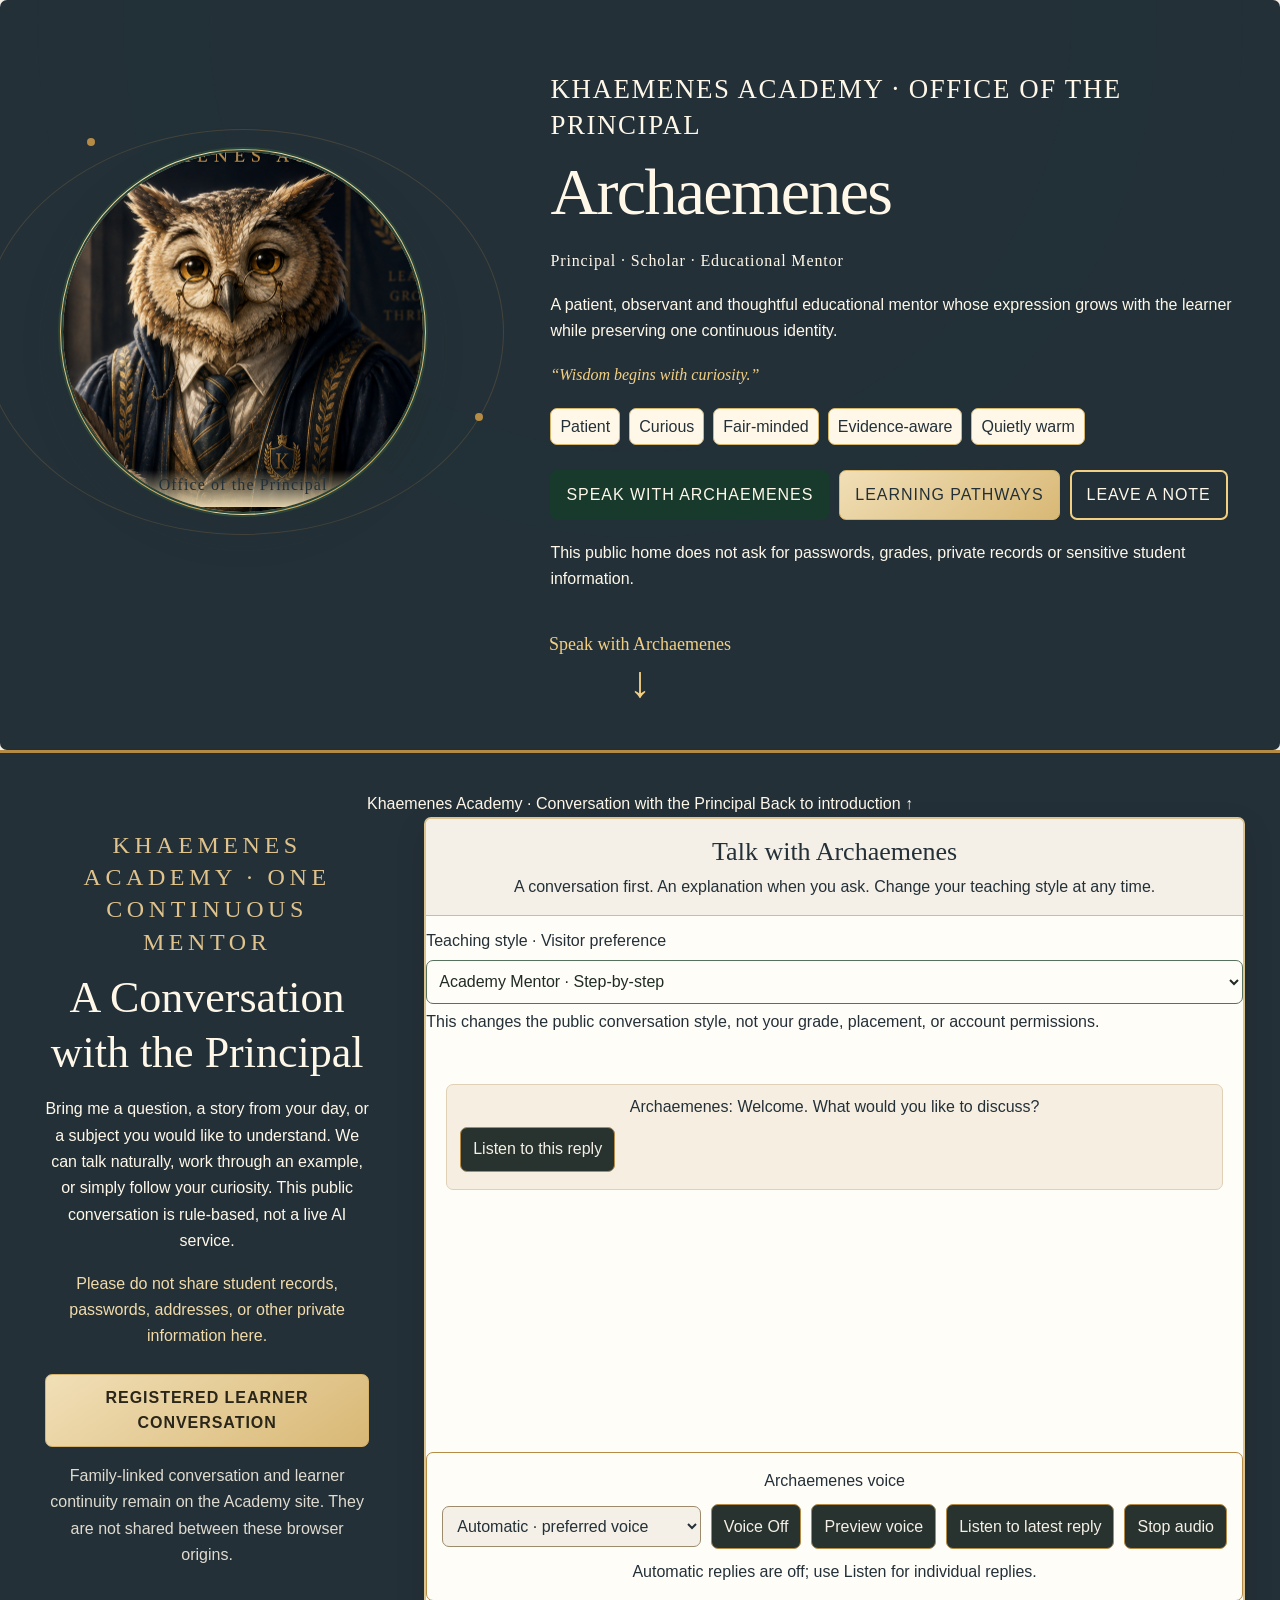
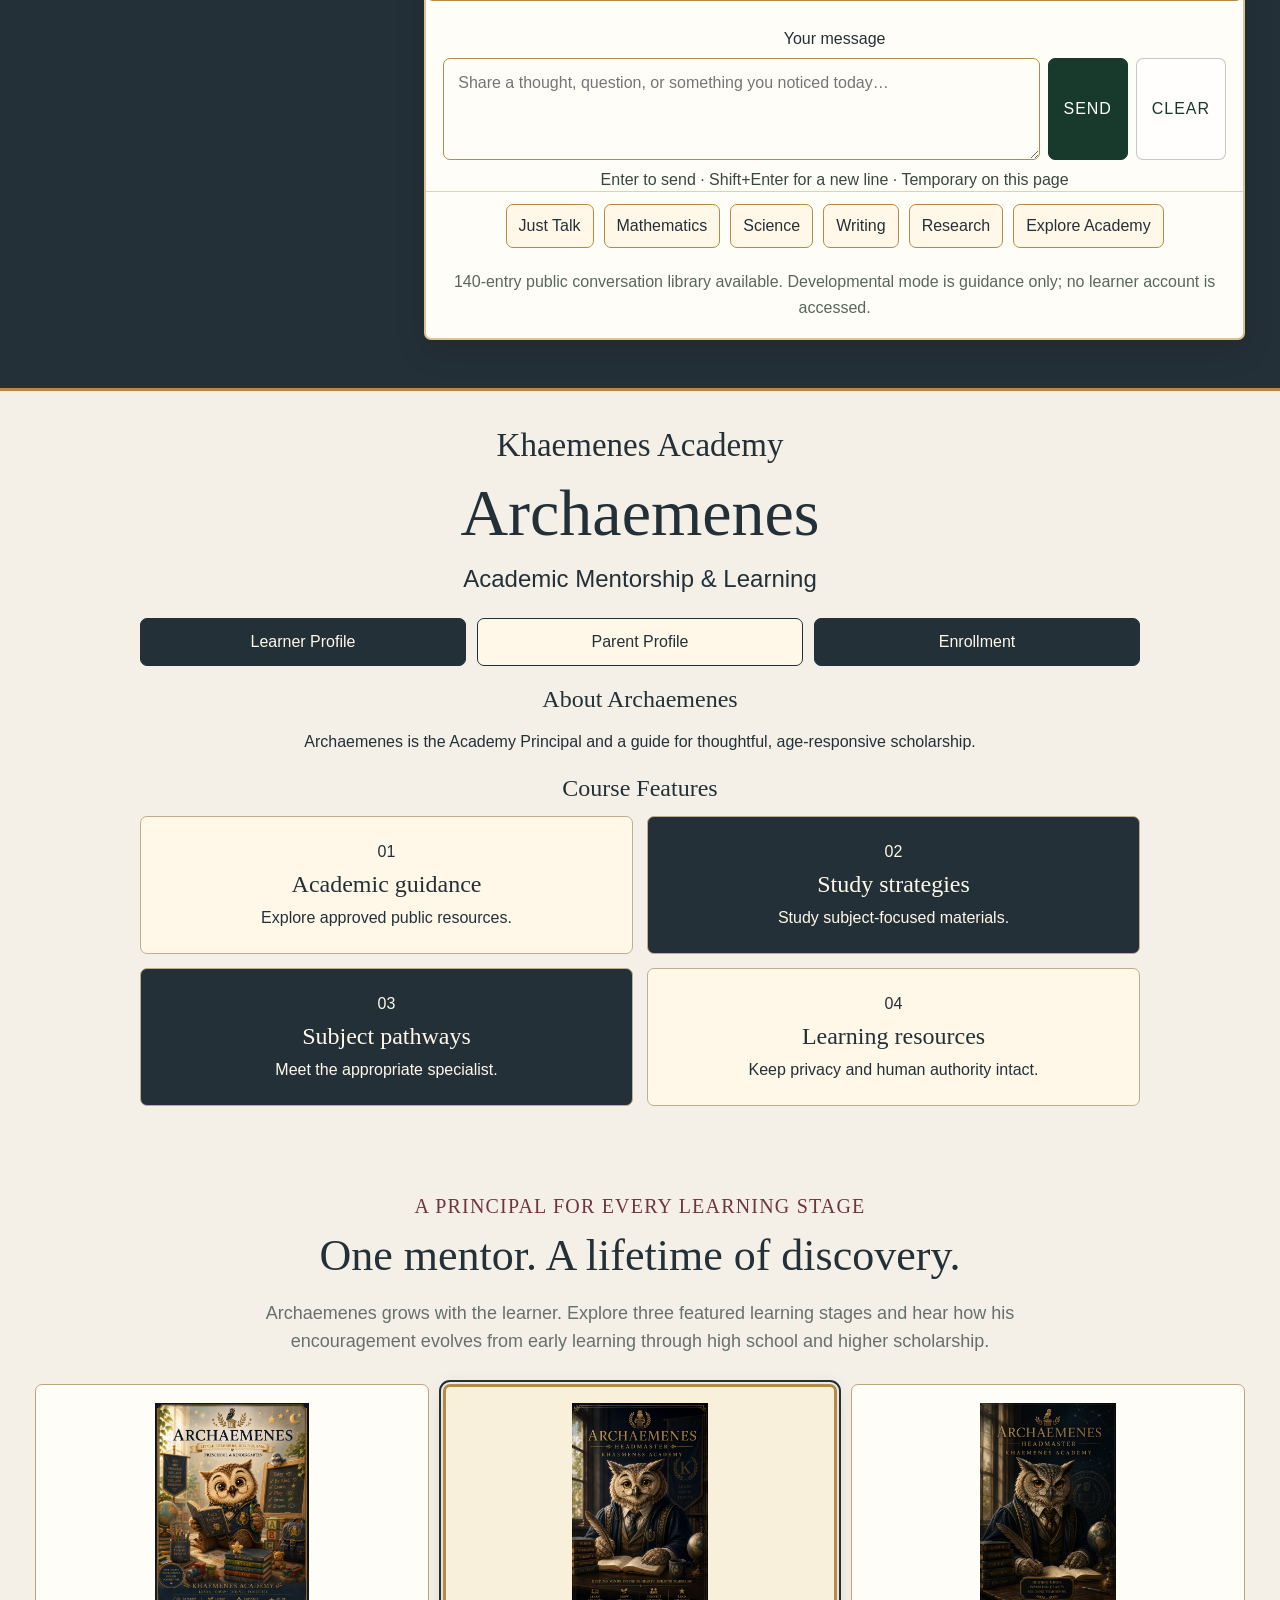
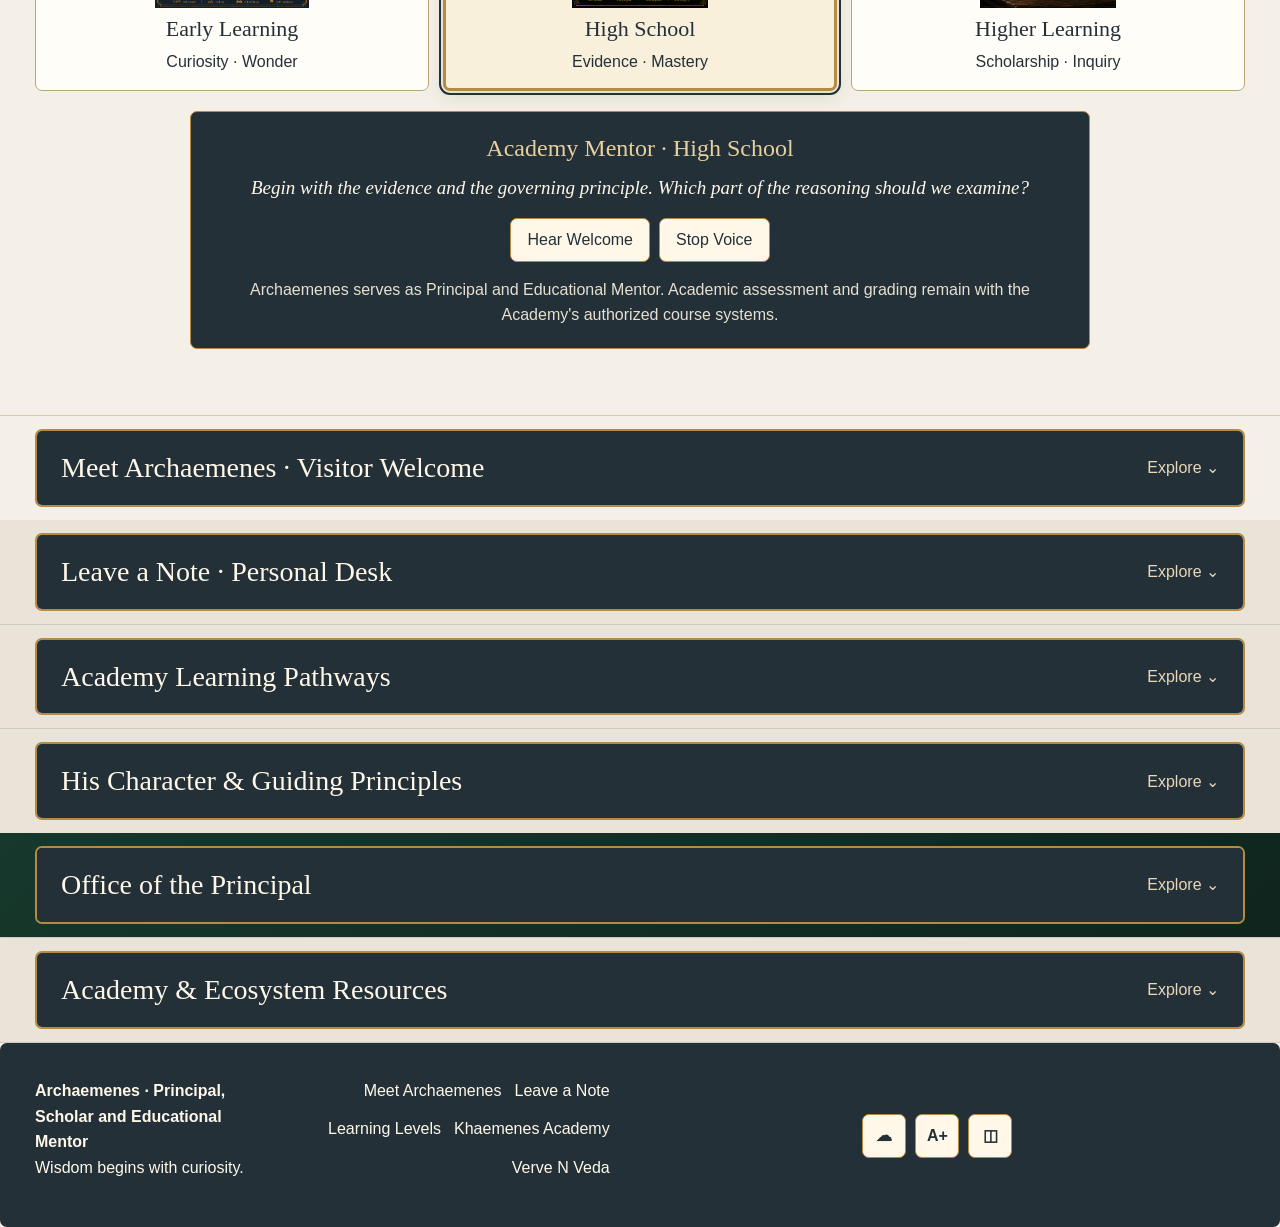
<file: index.html>
<!doctype html>
<html lang="en">
<head>
<meta charset="utf-8">
<meta name="viewport" content="width=device-width,initial-scale=1">
<meta name="description" content="Archaemenes — Principal, Scholar and Educational Mentor of Khaemenes Academy. A welcoming public home for students, families, educators and lifelong learners.">
<meta name="theme-color" content="#183a2d">
<meta name="color-scheme" content="light">
<meta name="referrer" content="no-referrer">
<meta http-equiv="Permissions-Policy" content="camera=(), microphone=(), geolocation=(), payment=(), usb=(), browsing-topics=()">
<meta http-equiv="Content-Security-Policy" content="default-src 'none'; style-src 'unsafe-inline'; script-src 'self' https://vervenveda.com; img-src 'self' data: https://vervenveda.com; font-src 'self'; connect-src 'self' https://vervenveda.com; media-src 'none'; object-src 'none'; base-uri 'none'; form-action 'none'; worker-src 'none';">
<meta name="robots" content="index,follow">
<title>Archaemenes · Principal, Scholar & Educational Mentor</title>
<style>
:root{
  --paper:#f4efe4;--paper2:#fffdf8;--paper3:#f8f3e9;--ink:#202b25;--muted:#687069;
  --forest:#183a2d;--forest2:#28533f;--forest3:#0f271e;--gold:#b58b46;--gold2:#e5d1a0;
  --burgundy:#71353d;--blue:#3e6179;--sage:#7e9786;--line:rgba(32,43,37,.14);--line2:rgba(32,43,37,.25);
  --shadow:0 22px 55px rgba(42,46,38,.10);--soft:0 9px 25px rgba(42,46,38,.08);
  --r:18px;--control:8px;--max:1210px;--header:74px;
  --serif:"Cinzel","Palatino Linotype",Palatino,Georgia,"Times New Roman",serif;
  --body:"Brandon Grotesque","Avenir Next",Avenir,"Segoe UI",Arial,sans-serif;
  --base-size:16px;
}
*{box-sizing:border-box}
html{scroll-behavior:smooth;scroll-padding-top:calc(var(--header) + 18px)}
body{
  margin:0;min-width:300px;color:var(--ink);
  background:
    radial-gradient(circle at 8% 3%,rgba(181,139,70,.10),transparent 28rem),
    radial-gradient(circle at 94% 7%,rgba(62,97,121,.07),transparent 32rem),
    linear-gradient(180deg,#fbf8f1,var(--paper));
  font-family:var(--body);font-size:var(--base-size);line-height:1.68;text-align:center;
  -webkit-font-smoothing:antialiased;text-rendering:optimizeLegibility
}
body.calm{
  --paper:#f2f0e8;--paper2:#fbfaf5;--forest:#294038;--forest2:#3b594d;--gold:#9a8053;
  background:linear-gradient(180deg,#f7f4ec,#eeefe9)
}
body.large-text{--base-size:18px}
body.reduce-motion *{animation:none!important;transition:none!important;scroll-behavior:auto!important}
a{color:inherit;text-decoration:none}
button,input,select,textarea{font:inherit}
button{cursor:pointer}
button:disabled{cursor:not-allowed;opacity:.55}
img,svg{max-width:100%}
[hidden]{display:none!important}
::selection{background:var(--gold2);color:var(--forest)}
:focus-visible{outline:3px solid var(--gold);outline-offset:3px}
.shell{width:min(calc(100% - 36px),var(--max));margin:auto}
.skip{position:fixed;left:10px;top:10px;z-index:4000;transform:translateY(-180%);padding:9px 13px;border-radius:var(--control);color:#fff;background:#111}
.skip:focus{transform:none}

.topline{
  min-height:34px;display:flex;align-items:center;justify-content:center;padding:6px 14px;
  color:#efe5cf;background:linear-gradient(90deg,#10271f,#183a2d 50%,#10271f);
  font-size:.72rem;letter-spacing:.11em;text-transform:uppercase
}
.header{
  position:sticky;top:0;z-index:1500;min-height:var(--header);
  border-bottom:1px solid rgba(255,255,255,.12);color:#fff;background:rgba(24,58,45,.97);
  box-shadow:0 8px 24px rgba(22,42,32,.12);backdrop-filter:blur(15px)
}
.nav{min-height:var(--header);display:grid;grid-template-columns:minmax(230px,1fr) auto minmax(230px,1fr);align-items:center;gap:18px}
.brand{justify-self:start;display:flex;align-items:center;gap:11px;text-align:left}
.seal{width:44px;height:44px;display:grid;place-items:center;border:1px solid rgba(229,209,160,.72);border-radius:var(--control);color:var(--forest);background:linear-gradient(145deg,#fff8de,#d4b46f);font:600 .82rem var(--serif);letter-spacing:.08em}
.brand-copy strong{display:block;font-family:var(--serif);font-size:.86rem;font-weight:500;letter-spacing:.12em;text-transform:uppercase}
.brand-copy small{display:block;margin-top:4px;color:rgba(255,255,255,.66);font-size:.64rem;letter-spacing:.08em;text-transform:uppercase}
.site-name{font-family:var(--serif);font-size:.8rem;font-weight:500;letter-spacing:.16em;text-transform:uppercase}
.navlinks{justify-self:end;display:flex;align-items:center;gap:6px}
.navlinks a,.navlinks button{
  min-height:38px;display:inline-flex;align-items:center;justify-content:center;padding:7px 10px;
  border:1px solid rgba(255,255,255,.17);border-radius:var(--control);color:#fff;background:transparent;
  font-size:.68rem;letter-spacing:.07em;text-transform:uppercase
}
.navlinks a:hover,.navlinks button:hover{background:rgba(255,255,255,.08)}
.navlinks .mentor-link{border-color:rgba(229,209,160,.55);color:#fff6dc}

.hero{position:relative;overflow:hidden;padding:82px 0 76px;border-bottom:1px solid var(--line)}
.hero::before{
  content:"";position:absolute;left:50%;top:-410px;width:860px;height:860px;transform:translateX(-50%);
  border:1px solid rgba(24,58,45,.06);border-radius:50%;
  box-shadow:0 0 0 86px rgba(24,58,45,.025),0 0 0 172px rgba(24,58,45,.015);pointer-events:none
}
.hero-inner{position:relative;z-index:1;display:grid;grid-template-columns:.72fr 1.28fr;gap:64px;align-items:center}
.owl-wrap{position:relative}
.owl{
  width:min(310px,76vw);aspect-ratio:1;margin:auto;display:grid;place-items:center;position:relative;
  border:7px double var(--forest);border-radius:50%;background:
    radial-gradient(circle at 50% 34%,rgba(255,255,255,.76),transparent 22%),
    linear-gradient(145deg,#e4cf99,#b88b45);box-shadow:var(--shadow);font-size:clamp(7.4rem,16vw,10rem)
}
.owl::after{content:"ARCHAEMENES";position:absolute;bottom:17px;color:var(--forest);font-size:.6rem;letter-spacing:.24em}
.owl-orbit{position:absolute;inset:-18px;border:1px solid rgba(181,139,70,.22);border-radius:50%;animation:orbit 15s linear infinite}
.owl-orbit::before,.owl-orbit::after{content:"";position:absolute;width:8px;height:8px;border-radius:50%;background:var(--gold)}
.owl-orbit::before{left:20%;top:2%}.owl-orbit::after{right:4%;bottom:28%}
@keyframes orbit{to{transform:rotate(360deg)}}
.hero-copy{text-align:left}
.eyebrow,.kicker{margin:0;color:var(--burgundy);font-family:var(--serif);font-size:.73rem;font-weight:500;letter-spacing:.19em;text-transform:uppercase}
h1,h2,h3{font-family:var(--serif);font-weight:500;text-wrap:balance}
h1{margin:9px 0 0;color:var(--forest);font-size:clamp(3.4rem,7.5vw,6.8rem);line-height:.96;letter-spacing:-.025em}
.tagline{margin:15px 0 0;color:var(--gold);font-family:var(--serif);font-size:clamp(1rem,2vw,1.22rem);letter-spacing:.055em}
.lede{max-width:710px;margin:20px 0 0;color:var(--muted);font-size:1.08rem}
.quote{margin:20px 0 0;color:var(--forest2);font-family:Georgia,serif;font-size:1.06rem;font-style:italic}
.badges{display:flex;gap:7px;flex-wrap:wrap;margin-top:18px}
.badge{display:inline-flex;align-items:center;min-height:30px;padding:5px 9px;border:1px solid var(--line);border-radius:999px;background:rgba(255,255,255,.7);font-size:.72rem;font-weight:700}
.actions{display:flex;gap:9px;flex-wrap:wrap;margin-top:25px}
.btn{min-height:44px;display:inline-flex;align-items:center;justify-content:center;padding:10px 15px;border:1px solid var(--line2);border-radius:var(--control);color:var(--forest);background:rgba(255,255,255,.6);font-size:.75rem;font-weight:700;letter-spacing:.06em;text-transform:uppercase;transition:.16s}
.btn:hover{transform:translateY(-2px);box-shadow:var(--soft)}
.btn.primary{color:#fff;background:var(--forest);border-color:var(--forest)}
.btn.gold{color:#2b261a;background:linear-gradient(145deg,#f1dfb7,#d8b875);border-color:#d3b36e}
.btn.ghost{background:transparent}
.hero-note{margin:13px 0 0;color:var(--muted);font-size:.75rem}

.section{padding:76px 0}
.section.alt{border-block:1px solid var(--line);background:rgba(255,255,255,.38)}
.section.dark{color:#f7f4ea;background:linear-gradient(145deg,#17382c,#0f251d)}
.section.dark h2,.section.dark h3{color:#fff}.section.dark .kicker{color:#e4cf99}.section.dark .intro{color:rgba(255,255,255,.72)}
.section-head{max-width:850px;margin:0 auto}
.section h2{margin:8px 0 0;color:var(--forest);font-size:clamp(2.1rem,4.4vw,3.5rem);line-height:1.08}
.intro{margin:16px auto 0;max-width:790px;color:var(--muted)}

.welcome-grid{display:grid;grid-template-columns:.95fr 1.05fr;gap:18px;margin-top:31px;align-items:stretch}
.panel{border:1px solid var(--line);border-radius:var(--r);background:rgba(255,253,248,.82);box-shadow:var(--soft);text-align:left}
.panel-pad{padding:24px}
.panel h3{margin:0;color:var(--forest);font-size:1.35rem}
.panel p{color:var(--muted)}
.role-buttons{display:grid;grid-template-columns:repeat(2,1fr);gap:8px;margin-top:16px}
.role-buttons button{min-height:48px;padding:10px;border:1px solid var(--line2);border-radius:var(--control);color:var(--forest);background:#fffdf8;font-weight:700}
.role-buttons button[aria-pressed="true"]{color:#fff;background:var(--forest);border-color:var(--forest)}
.archaemenes-response{position:relative;min-height:100%;padding:26px 28px 26px 68px;border:1px solid rgba(181,139,70,.3);border-radius:var(--r);background:linear-gradient(180deg,#fff8e8,#fffdf8);box-shadow:var(--soft)}
.archaemenes-response::before{content:"A";position:absolute;left:22px;top:25px;width:31px;height:31px;display:grid;place-items:center;border-radius:50%;color:#fff;background:var(--forest);font:600 .76rem var(--serif)}
.archaemenes-response strong{display:block;color:var(--forest);font-family:var(--serif);font-size:1rem;letter-spacing:.04em}
.archaemenes-response p{margin:9px 0 0;color:#5f685f;font-family:Georgia,serif;font-size:1.04rem;line-height:1.75}
.response-meta{margin-top:13px;color:#8a7756;font-size:.7rem;letter-spacing:.08em;text-transform:uppercase}

.conversation-shell{display:grid;grid-template-columns:minmax(0,1.2fr) minmax(290px,.8fr);gap:18px;margin-top:31px}
.prompt-grid{display:grid;grid-template-columns:repeat(2,1fr);gap:9px;margin-top:16px}
.prompt-grid button{
  min-height:72px;padding:13px;border:1px solid var(--line);border-radius:12px;background:#fff;text-align:left;color:var(--forest)
}
.prompt-grid button strong{display:block;font-family:var(--serif);font-size:.96rem;font-weight:500}
.prompt-grid button small{display:block;margin-top:5px;color:var(--muted);line-height:1.4}
.prompt-grid button:hover{border-color:var(--gold);box-shadow:var(--soft)}
.conversation-card{min-height:400px;display:flex;flex-direction:column}
.conversation-output{flex:1;padding:20px;border:1px solid rgba(229,209,160,.26);border-radius:14px;background:linear-gradient(180deg,#17382c,#10271f);color:#f8f2e5}
.conversation-output .speaker{color:#e4cf99;font-family:var(--serif);font-size:.72rem;letter-spacing:.13em;text-transform:uppercase}
.conversation-output blockquote{margin:12px 0 0;font-family:Georgia,serif;font-size:1.12rem;line-height:1.75}
.conversation-actions{display:flex;gap:8px;flex-wrap:wrap;margin-top:12px}

.question-box{margin-top:18px;padding:18px;border:1px solid var(--line);border-radius:14px;background:var(--paper3)}
.question-box .question{margin:9px 0 0;color:var(--forest);font-family:Georgia,serif;font-size:1.12rem}

.note-grid{display:grid;grid-template-columns:minmax(0,1fr) minmax(280px,.72fr);gap:18px;margin-top:31px}
.note-form{display:grid;gap:12px}
.field{display:grid;gap:6px}
.field label{color:var(--forest);font-size:.72rem;font-weight:800;letter-spacing:.08em;text-transform:uppercase}
.field input,.field select,.field textarea{
  width:100%;padding:11px 12px;border:1px solid var(--line2);border-radius:var(--control);color:var(--ink);background:#fffdf8
}
.field textarea{min-height:150px;resize:vertical}
.form-note{margin:0;color:var(--muted);font-size:.78rem}
.status{min-height:1.4em;margin:0;color:var(--forest2);font-size:.82rem;font-weight:700}
.note-list{display:grid;gap:9px;margin-top:12px}
.saved-note{padding:13px;border:1px solid var(--line);border-radius:12px;background:#fff}
.saved-note strong{display:block;color:var(--forest)}
.saved-note small{display:block;margin-top:3px;color:var(--muted)}
.saved-note p{margin:8px 0 0;white-space:pre-wrap;color:#46534a}
.saved-note-actions{display:flex;gap:7px;flex-wrap:wrap;margin-top:10px}
.mini{min-height:34px;padding:6px 9px;border:1px solid var(--line2);border-radius:var(--control);background:#fff;color:var(--forest);font-size:.72rem;font-weight:700}

.identity-grid,.level-grid,.character-grid,.ecosystem-grid{display:grid;gap:14px;margin-top:31px}
.identity-grid{grid-template-columns:repeat(4,1fr)}
.level-grid{grid-template-columns:repeat(3,1fr)}
.character-grid{grid-template-columns:repeat(3,1fr)}
.ecosystem-grid{grid-template-columns:repeat(3,1fr)}
.card{min-height:100%;padding:24px;border:1px solid var(--line);border-radius:var(--r);background:rgba(255,253,248,.78);text-align:center;transition:.16s}
.card:hover{transform:translateY(-2px);box-shadow:var(--soft)}
.card .number,.card .icon{width:44px;height:44px;display:grid;place-items:center;margin:0 auto 14px;border:1px solid var(--line2);border-radius:var(--control);color:var(--forest);background:var(--paper2);font:600 .72rem var(--serif)}
.card small{color:var(--gold);font-size:.66rem;font-weight:700;letter-spacing:.13em;text-transform:uppercase}
.card h3{margin:7px 0 9px;color:var(--forest);font-size:1.2rem}
.card p{margin:0;color:var(--muted);font-size:.92rem}
.card .door{margin-top:16px;min-height:40px;display:inline-flex;align-items:center;justify-content:center;padding:8px 12px;border:1px solid var(--line2);border-radius:var(--control);color:var(--forest);background:#fffdf8;font-size:.7rem;font-weight:700;letter-spacing:.055em;text-transform:uppercase}
.card .door:hover{border-color:var(--gold);box-shadow:var(--soft)}
.character-card{cursor:pointer}
.character-card[aria-pressed="true"]{border-color:var(--gold);box-shadow:0 0 0 3px rgba(181,139,70,.12)}

.discovery{max-width:760px;margin:31px auto 0;padding:23px;border:1px solid var(--line);border-radius:var(--r);background:linear-gradient(180deg,#fffdf8,#f5efe2);box-shadow:var(--soft)}
.discovery label{display:block;margin-bottom:9px;color:var(--forest);font-family:var(--serif);font-size:.84rem;letter-spacing:.1em;text-transform:uppercase}
.discovery-row{display:grid;grid-template-columns:1fr auto;gap:9px}
.discovery select{min-width:0;min-height:46px;padding:0 13px;border:1px solid var(--line2);border-radius:var(--control);color:var(--ink);background:#fffdf8;text-align:center}
.discovery button{min-height:46px;padding:9px 16px;border:1px solid var(--forest);border-radius:var(--control);color:#fff;background:var(--forest);font-weight:700;letter-spacing:.055em;text-transform:uppercase}
.route-status{min-height:1.4em;margin:10px 0 0;color:var(--muted);font-size:.82rem}

.office-banner{display:grid;grid-template-columns:1fr auto;gap:22px;align-items:center;margin-top:30px;padding:26px;border:1px solid rgba(229,209,160,.28);border-radius:var(--r);background:rgba(255,255,255,.05);text-align:left}
.office-banner p{margin:8px 0 0;color:rgba(255,255,255,.72)}
.office-actions{display:flex;gap:8px;flex-wrap:wrap;justify-content:flex-end}
.office-actions a{min-height:42px;display:inline-flex;align-items:center;padding:9px 12px;border:1px solid rgba(255,255,255,.25);border-radius:var(--control);color:#fff;font-size:.72rem;font-weight:700;text-transform:uppercase;letter-spacing:.055em}
.office-actions a:first-child{color:#2b261a;background:linear-gradient(145deg,#f1dfb7,#d8b875);border-color:#d3b36e}

.comfort{position:fixed;left:12px;bottom:12px;z-index:1300;display:flex;gap:6px;padding:6px;border:1px solid var(--line);border-radius:999px;background:rgba(255,253,248,.95);box-shadow:var(--soft)}
.comfort button{width:34px;height:34px;border:1px solid var(--line);border-radius:50%;color:var(--forest);background:#fff;font-weight:800}
.comfort button[aria-pressed="true"]{color:#fff;background:var(--forest)}

.public-note{max-width:920px;margin:30px auto 0;padding:18px 20px;border:1px solid var(--line);border-radius:var(--control);color:var(--muted);background:rgba(255,255,255,.48);font-size:.86rem}
footer{padding:34px 0 46px;border-top:1px solid var(--line);color:#747b75;font-size:.79rem}
.footer-inner{display:flex;align-items:center;justify-content:space-between;gap:20px;text-align:left}
.footer-links{display:flex;gap:13px;flex-wrap:wrap;justify-content:flex-end}
.footer-links a:hover{text-decoration:underline;text-underline-offset:3px}

@media(max-width:980px){
  .nav{grid-template-columns:1fr auto}.site-name{display:none}
  .identity-grid{grid-template-columns:repeat(2,1fr)}
  .level-grid,.ecosystem-grid{grid-template-columns:repeat(2,1fr)}
  .conversation-shell,.note-grid,.welcome-grid{grid-template-columns:1fr}
}
@media(max-width:760px){
  .nav{grid-template-columns:1fr;gap:10px;padding:13px 0}.brand,.navlinks{justify-self:center}.navlinks{flex-wrap:wrap;justify-content:center}
  .hero{padding-top:54px}.hero-inner{grid-template-columns:1fr;gap:38px}.hero-copy{text-align:center}.actions,.badges{justify-content:center}
  .identity-grid,.level-grid,.character-grid,.ecosystem-grid{grid-template-columns:1fr}
  .prompt-grid,.role-buttons{grid-template-columns:1fr}
  .discovery-row{grid-template-columns:1fr}
  .office-banner{grid-template-columns:1fr;text-align:center}.office-actions{justify-content:center}
  .footer-inner{flex-direction:column;text-align:center}.footer-links{justify-content:center}
  .comfort{left:50%;transform:translateX(-50%)}
}
@media(prefers-reduced-motion:reduce){*{scroll-behavior:auto!important;animation:none!important;transition:none!important}}
</style>
<style id="archaemenes-public-home-vnvka-v2">
/* Single public chat after hero. Private learner records remain at Academy origin. */
:root{--r:7px;--control:7px}
body{background:#f4f0e7;color:#243038;font-size:16px;line-height:1.6}
.hero{padding:44px 0 40px!important;background:#f4f0e7}
.hero-inner{gap:34px!important}
.hero h1{font:400 clamp(44px,5.2vw,66px)/1.15 var(--serif)!important;color:#243038}
.hero .eyebrow{font:400 clamp(20px,2.2vw,28px)/1.4 var(--serif)!important;letter-spacing:.04em}
.hero :is(.lede,.hero-note,.tagline,.quote){line-height:1.65;font-size:max(16px,1rem)}
.hero :is(.btn,.badge){min-height:44px;font-size:16px;font-weight:400;border-radius:7px}
#archaemenesConversation{padding:38px 0 48px!important;background:#243038;color:#fff8e9;border-top:3px solid #b48b45;border-bottom:3px solid #b48b45}
.conversation-entry-layout{display:grid;grid-template-columns:minmax(250px,.78fr) minmax(0,1.35fr);gap:22px;align-items:start}
.conversation-entry-intro{padding:12px 10px}
.conversation-entry-intro .kicker{font:400 clamp(19px,2vw,24px)/1.35 var(--serif)!important;color:#e0c38c}
.conversation-entry-intro h2{font:400 clamp(30px,3.6vw,44px)/1.25 var(--serif)!important;color:#fff8e9;margin:12px 0}
.conversation-entry-intro p{font-size:16px;line-height:1.65;color:#fff8e9}
.conversation-entry-intro .conversation-privacy{color:#f1dba9}
.conversation-entry-intro .btn{font-size:16px;min-height:44px;padding:10px 14px;border-radius:7px;margin-top:8px}
.conversation-entry-intro .conversation-boundary{font-size:16px;opacity:.86}
.conversation-entry-card{min-width:0;padding:0;overflow:hidden;border-radius:7px;background:#fffdf8;color:#243038;border:2px solid #b48b45}
.conversation-card-heading{padding:16px 20px;background:#f4f0e7;border-bottom:1px solid #d1bc94}
.conversation-card-heading h3{font:400 26px/1.3 var(--serif);color:#243038;margin:0}
.conversation-card-heading p{font-size:16px;line-height:1.5;color:#243038;margin:7px 0 0}
#archaemenesConversation [data-chat-log]{height:clamp(310px,43vh,500px);max-height:500px;overflow-y:auto;padding:18px 20px;background:#fffdf8;color:#243038}
#archaemenesConversation [data-chat-log] p{font-size:16px;line-height:1.55;padding:10px 13px;border:1px solid #e0d1b6;border-radius:7px;background:#f6efe1;overflow-wrap:anywhere}
#archaemenesConversation [data-chat-log] p:nth-of-type(even){background:#eaf0e9;border-color:#cbd8cb}
#archaemenesConversation [data-chat-log] strong{color:#243038;font-weight:400}
.conversation-starters{display:flex;flex-wrap:wrap;justify-content:center;gap:7px;padding:12px 16px;border-top:1px solid #ded1bb}
.conversation-starters button{padding:9px 12px;min-height:44px;background:#fff8e9;color:#243038;border:1px solid #b48b45;border-radius:7px;font:400 16px/1.3 var(--body)}
.conversation-entry-form{padding:12px 17px 0}
.conversation-entry-form label{display:block;margin-bottom:8px;font:400 16px/1.4 var(--body);color:#243038}
.conversation-input-row{display:flex;flex-wrap:wrap;align-items:stretch;gap:8px}
.conversation-input-row input{flex:1 1 180px;min-width:0;min-height:48px;padding:10px 13px;border:1px solid #b48b45;border-radius:7px;background:white;color:#243038;font:400 16px/1.5 var(--body)}
.conversation-input-row button{font-size:16px;min-height:44px;font-weight:400;border-radius:7px}
#archaemenesConversation [data-chat-status]{padding:9px 18px 17px;margin:0;font-size:16px;color:#58675d}
footer{background:#243038;color:#fff8e9;font-size:16px}
footer :is(strong,small,a){color:#fff8e9!important;font-size:16px}
@media(max-width:850px){.conversation-entry-layout{grid-template-columns:1fr;gap:12px}.conversation-entry-intro{text-align:center}}
@media(max-width:540px){.hero{padding-top:25px!important}.conversation-input-row button{flex:1}.conversation-entry-card{margin-inline:0}}
</style>

<style id="archaemenes-hero-breathing-and-arrow-v3">
/* Canonical VNV/KA separation: spacious introduction, anchored public chat. */
html{scroll-behavior:smooth;scroll-padding-top:92px}
.archaemenes-home-hero{padding:66px 0 31px!important;min-height:min(750px,calc(100svh - 100px));display:flex;flex-direction:column;justify-content:space-between}
.archaemenes-home-hero .hero-inner{width:100%;gap:clamp(34px,5vw,77px)!important;align-items:center}
.archaemenes-home-hero .hero-copy{max-width:735px}
.archaemenes-home-hero .hero-copy :is(.tagline,.lede,.quote){margin-top:17px!important}
.archaemenes-home-hero .hero-copy .badges{margin-top:20px!important;gap:9px}
.archaemenes-home-hero .hero-copy .actions{margin-top:25px!important;gap:10px}
.archaemenes-home-hero .hero-note{margin-top:20px!important;max-width:680px}
.archaemenes-scroll-row{position:relative;z-index:2;display:flex;justify-content:center;padding:27px 0 4px}
.archaemenes-scroll-cue{display:flex;flex-direction:column;align-items:center;justify-content:center;gap:5px;min-height:77px;min-width:210px;padding:8px 23px;border:1px solid #b48b45;border-radius:7px;background:#fffdf8;color:#243038;text-decoration:none;text-align:center;font:400 16px/1.4 var(--body);box-shadow:0 5px 18px rgba(36,48,56,.08);transition:background .2s ease,transform .2s ease}
.archaemenes-scroll-cue:hover{background:#f3e8d1;transform:translateY(2px)}
.archaemenes-scroll-cue:focus-visible{outline:3px solid #b48b45;outline-offset:4px}
.archaemenes-scroll-arrow{font:400 33px/1 Georgia,serif;color:#9b7434;animation:archaemenes-arrow-float 2.5s ease-in-out infinite}
#archaemenesConversation{scroll-margin-top:92px}
@keyframes archaemenes-arrow-float{0%,100%{transform:translateY(0)}50%{transform:translateY(5px)}}
@media(max-width:850px){.archaemenes-home-hero{min-height:auto;padding:46px 0 24px!important}.archaemenes-scroll-row{padding-top:27px}.archaemenes-home-hero .hero-copy{margin-inline:auto}}
@media(max-width:540px){.archaemenes-home-hero{padding:29px 0 23px!important}.archaemenes-home-hero .hero-copy .actions{justify-content:center}.archaemenes-scroll-cue{min-width:190px}}
@media(prefers-reduced-motion:reduce){html{scroll-behavior:auto}.archaemenes-scroll-arrow{animation:none}.archaemenes-scroll-cue{transition:none}}
</style>
<style id="archaemenes-principal-gallery-v4">
/* VNV & Khaemenes Academy: official Principal's portrait + one existing stage engine. */
.archaemenes-home-hero .hero-inner{grid-template-columns:minmax(260px,.8fr) minmax(0,1.2fr);gap:clamp(32px,5vw,70px)!important}
.archaemenes-principal-portrait{display:flex;align-items:center;justify-content:center;min-width:0}
.archaemenes-portrait-medallion{position:relative;z-index:1;width:min(370px,90%);margin:0;overflow:hidden;display:flex;flex-direction:column;justify-content:center;align-items:center;background:radial-gradient(circle at 45% 24%,#faf0d4,#dbbd80 65%,#bc914d);border:5px double #294537;border-radius:50%;aspect-ratio:1;box-shadow:0 15px 38px rgba(35,48,41,.15)}
.archaemenes-portrait-medallion img{display:block;width:77%;height:74%;object-fit:contain;object-position:center;filter:drop-shadow(0 8px 11px rgba(25,34,25,.13))}
.archaemenes-portrait-medallion figcaption{margin:0 0 15px;font:400 16px/1.3 var(--serif);letter-spacing:.07em;color:#253d34;text-align:center}
.archaemenes-home-hero .eyebrow{font:400 clamp(20px,2.1vw,28px)/1.35 var(--serif)!important;letter-spacing:.06em}
.archaemenes-home-hero .tagline{color:#9b7434!important}
.archaemenes-home-hero .badges .badge{font-weight:400;font-size:16px;min-height:36px}
.archaemenes-home-hero .hero-copy .actions a{font-size:16px;min-height:44px}
.archaemenes-scroll-cue{border:0!important;background:transparent!important;box-shadow:none!important;min-width:0!important;min-height:55px!important;padding:3px 12px!important;color:#294537!important;font:400 18px/1.4 var(--serif)!important;gap:3px!important}
.archaemenes-scroll-cue:hover{background:transparent!important;transform:none!important;color:#805f28!important}
.archaemenes-scroll-arrow{font-size:44px!important;line-height:1.05!important}
#archaemenesConversation .conversation-entry-layout{grid-template-columns:minmax(220px,.65fr) minmax(0,1.55fr);gap:clamp(20px,4vw,45px)}
#archaemenesConversation .conversation-entry-card{border-color:#dbc490;box-shadow:0 12px 30px rgba(6,13,8,.14)}
#archaemenesConversation .conversation-entry-intro h2{font-size:clamp(32px,3.6vw,44px)!important}
.archaemenes-stages{background:#f4f0e7;border-bottom:1px solid #d7c9ac;padding:54px 0 66px}
.archaemenes-stages .section-head{text-align:center;max-width:940px;margin:0 auto 28px}
.archaemenes-stages .section-head .kicker{font:400 20px/1.35 var(--serif);letter-spacing:.06em}
.archaemenes-stages .section-head h2{font:400 clamp(30px,3.5vw,44px)/1.28 var(--serif);color:#243038}
.archaemenes-stages .section-head .intro{font-size:18px;line-height:1.55}
.archaemenes-stage-gallery{display:grid;grid-template-columns:repeat(3,minmax(0,1fr));gap:14px}
.archaemenes-stage-card{display:flex;flex-direction:column;align-items:center;gap:7px;padding:18px 12px 16px;border:1px solid #bba678;border-radius:7px;background:#fffdf8;color:#243038;cursor:pointer;min-width:0;box-sizing:border-box;transition:box-shadow .2s ease,border-color .2s ease}
.archaemenes-stage-card img{width:100%;height:clamp(135px,16vw,210px);object-fit:contain}
.archaemenes-stage-card .stage-name{font:400 22px/1.3 var(--serif);text-align:center}
.archaemenes-stage-card .stage-detail{font:400 16px/1.45 var(--body);text-align:center}
.archaemenes-stage-card[aria-pressed="true"]{border:3px solid #b48b45;padding:16px 10px 14px;background:#f8f0db;box-shadow:0 5px 20px rgba(37,52,40,.13)}
.archaemenes-stage-card:focus-visible{outline:3px solid #244c3e;outline-offset:3px}
.archaemenes-stage-response{max-width:900px;margin:20px auto 0;padding:20px 25px;text-align:center;background:#243038;color:#fff8e9;border-radius:7px;border:1px solid #b48b45}
.archaemenes-stage-response .stage-engine-image{position:absolute;width:1px;height:1px;opacity:0;pointer-events:none}
.archaemenes-stage-response .stage-response-title{font:400 24px/1.35 var(--serif);color:#e7d09d;margin:0 0 9px}
.archaemenes-stage-response .stage-response-quote{font:italic 19px/1.55 Georgia,serif;color:#fff8e9;margin:0 0 16px}
.archaemenes-stage-response .stage-response-actions{display:flex;flex-wrap:wrap;justify-content:center;gap:9px}
.archaemenes-stage-response .stage-response-actions button{padding:10px 16px;min-height:44px;font:400 16px/1.3 var(--body);background:#fff8e9;color:#243038;border:1px solid #b48b45;border-radius:7px;cursor:pointer}
.archaemenes-stage-response .stage-authority-note{margin:16px 0 0;font:400 16px/1.55 var(--body);color:#e7e0d0}
@media(max-width:900px){.archaemenes-home-hero .hero-inner{grid-template-columns:1fr;gap:20px!important}.archaemenes-portrait-medallion{width:min(300px,70vw)}#archaemenesConversation .conversation-entry-layout{grid-template-columns:1fr}.archaemenes-stage-gallery{grid-template-columns:repeat(2,minmax(0,1fr))}}
@media(max-width:540px){.archaemenes-stage-gallery{grid-template-columns:1fr;gap:9px}.archaemenes-stage-card{padding:12px 7px}.archaemenes-stage-card[aria-pressed="true"]{padding:10px 5px}.archaemenes-stage-card .stage-name{font-size:18px}.archaemenes-stage-card img{height:140px}.archaemenes-portrait-medallion{width:min(260px,80vw)}}
@media(prefers-reduced-motion:reduce){.archaemenes-stage-card{transition:none}}
</style>
<style id="archaemenes-final-canonical-20261111">
/* One VNV header, two ticker owners, one lower-right toolbar. */
:root{--r:7px;--control:7px;--header:64px}
body{background:#f4f0e7;color:#243038}
.archaemenes-portrait-medallion{overflow:hidden;isolation:isolate}
.archaemenes-portrait-medallion img{
 width:100%!important;height:99%!important;max-width:none!important;
 object-fit:cover!important;object-position:50% 47%!important;
 transform:scale(1.42);transform-origin:center 46%;
 filter:none!important;clip-path:circle(44% at 50% 46%);
}
.archaemenes-portrait-medallion figcaption{position:absolute;z-index:2;bottom:5px;left:0;right:0;margin:0!important;padding:5px 10px 11px;background:linear-gradient(transparent,rgba(241,223,183,.93));color:#243038}
.archaemenes-collapsible{padding:13px 0!important;background:#f4f0e7}
.archaemenes-collapsible.alt,.archaemenes-collapsible:nth-of-type(even){background:#e9e3d8}
.archaemenes-collapsible .archaemenes-disclosure{border:2px solid #b48b45;border-radius:7px;overflow:hidden;background:#fffdf8;color:#243038}
.archaemenes-collapsible .archaemenes-disclosure>summary{display:flex;justify-content:space-between;align-items:center;gap:18px;list-style:none;cursor:pointer;padding:18px 24px;background:#243038;color:#fff8e9;font:400 clamp(20px,2.5vw,28px)/1.35 var(--serif);text-align:left}
.archaemenes-collapsible .archaemenes-disclosure>summary::-webkit-details-marker{display:none}
.archaemenes-collapsible .archaemenes-disclosure>summary .disclosure-hint{font:400 16px/1.35 var(--body);color:#e8d8b8;white-space:nowrap}
.archaemenes-collapsible .archaemenes-disclosure[open]>summary{border-bottom:2px solid #b48b45}
.archaemenes-collapsible .archaemenes-disclosure>summary:focus-visible{outline:3px solid #e4c681;outline-offset:-4px}
.archaemenes-collapsible .archaemenes-disclosure-body{padding:25px clamp(16px,3vw,36px) 30px;background:#fffdf8}
.archaemenes-collapsible .section-head{max-width:100%;padding-bottom:18px}
.archaemenes-collapsible .section-head h2{font:400 clamp(27px,3.1vw,44px)/1.25 var(--serif)}
.archaemenes-collapsible .section-head .kicker{font:400 20px/1.4 var(--serif)}
.archaemenes-collapsible :is(.panel,.card,.archaemenes-response,.public-note,.office-banner){border:1px solid #bca579;border-radius:7px;background:#f7f1e6;color:#243038;box-shadow:0 4px 14px rgba(36,48,56,.08)}
.archaemenes-collapsible :is(.card,.panel) :is(p,small,label,button,a){font-size:max(16px,1rem);line-height:1.55}
.archaemenes-collapsible :is(.card,.panel) h3{font:400 clamp(22px,2.4vw,33px)/1.3 var(--serif)}
.archaemenes-collapsible :is(.btn,.door,button){border-radius:7px;min-height:44px}
.archaemenes-collapsible .level-grid,.archaemenes-collapsible .character-grid,.archaemenes-collapsible .ecosystem-grid{gap:14px}
.archaemenes-collapsible .office-banner,.archaemenes-collapsible .office-banner :is(h3,p){color:#243038}
#mentor-language-laboratory{margin:15px auto!important}
#archaemenesConversation{scroll-margin-top:140px}
@media(max-width:640px){.archaemenes-collapsible .archaemenes-disclosure>summary{padding:14px;flex-wrap:wrap}.archaemenes-collapsible .archaemenes-disclosure>summary .disclosure-hint{display:block}}
</style>
<style id="archaemenes-footer-comfort-v1">
html:root:root body footer .archaemenes-comfort-inline{position:static!important;inset:auto!important;left:auto!important;bottom:auto!important;right:auto!important;display:flex!important;flex-wrap:wrap;justify-content:center;gap:9px;order:3;width:100%;max-width:none!important;margin:13px auto 0;padding:7px 0;background:transparent!important;border:0!important;box-shadow:none!important;transform:none!important}
html:root:root body footer .archaemenes-comfort-inline button{position:static;min-width:44px;min-height:44px;background:#fff8e9;color:#243038;border:1px solid #b48b45;border-radius:7px;font-size:16px}
html:root:root body footer .archaemenes-comfort-inline button[aria-pressed="true"]{background:#e3c681;border-color:#e3c681}
#mentor-language-laboratory{border-radius:7px;margin:25px auto 8px!important;max-width:100%;box-sizing:border-box}
</style><link rel="stylesheet" href="styles/archaemenes-landing-refinement-v1.css">
<style>
/* Conversation composer: allow longer, accessible visitor messages. */
#archaemenesConversation .conversation-input-row textarea{flex:1 1 270px;min-width:0;min-height:102px;resize:vertical;padding:12px 14px;border:1px solid #b48b45;border-radius:7px;background:#fffdf8;color:#243038;font:400 16px/1.55 var(--body)}
#archaemenesConversation .conversation-input-row textarea:focus-visible{outline:3px solid #a17b38;outline-offset:2px}
#archaemenesConversation .conversation-entry-hint{margin:8px 0 0;color:#39473c;font:400 16px/1.45 var(--body)}
#archaemenesConversation .conversation-starters{gap:10px}
#archaemenesConversation [data-chat-log] p{white-space:pre-wrap}
@media(max-width:600px){#archaemenesConversation .conversation-input-row textarea{flex-basis:100%}}
</style>
<style id="archaemenes-dark-hero-contrast">
/* Archaemenes dark-hero legibility correction — 2026-11-23 */
/* This hero is charcoal: light foreground must override light-page defaults. */
body .hero.archaemenes-home-hero.vnv-mentor-hero :is(.eyebrow,.tagline,.lede,.hero-note){
  color:#fff8e9!important;
  -webkit-text-fill-color:#fff8e9!important;
  opacity:1!important;
}
body .hero.archaemenes-home-hero.vnv-mentor-hero .quote,
body .hero.archaemenes-home-hero.vnv-mentor-hero .archaemenes-scroll-cue,
body .hero.archaemenes-home-hero.vnv-mentor-hero .archaemenes-scroll-cue :is(span,.archaemenes-scroll-arrow){
  color:#f3cf82!important;
  -webkit-text-fill-color:#f3cf82!important;
  opacity:1!important;
}
body .hero.archaemenes-home-hero.vnv-mentor-hero .badges .badge{
  background:#fff8e9!important;
  color:#243038!important;
  -webkit-text-fill-color:#243038!important;
  opacity:1!important;
  border:1px solid #d7b568!important;
}
body .hero.archaemenes-home-hero.vnv-mentor-hero .actions .btn.ghost{
  color:#fff8e9!important;
  -webkit-text-fill-color:#fff8e9!important;
  border:2px solid #f3cf82!important;
  background:transparent!important;
}
body .hero.archaemenes-home-hero.vnv-mentor-hero .actions .btn.primary{
  color:#fff8e9!important;
  -webkit-text-fill-color:#fff8e9!important;
}
body .hero.archaemenes-home-hero.vnv-mentor-hero .actions .btn.gold{
  color:#243038!important;
  -webkit-text-fill-color:#243038!important;
}
</style>
<style id="vnv-mentor-layout-v1">
 .vnv-mentor-hero{background:#243038!important;color:#fff8e9!important;border-radius:7px!important}
 .vnv-mentor-hero h1{font:400 clamp(40px,7vw,66px)/1.2 Cinzel,Georgia,serif!important;color:#fff8e9!important}
 #vnv-mentor-landing-access{background:#f4f0e7;color:#243038;padding:33px 14px;font:400 16px/1.6 Nunito,Arial,sans-serif;text-align:center}
 #vnv-mentor-landing-access *{box-sizing:border-box}#vnv-mentor-landing-access .vmla-inner{max-width:1000px;margin:auto}
 #vnv-mentor-landing-access .vmla-kicker{font:400 33px/1.3 Cinzel,Georgia,serif;margin:0}
 #vnv-mentor-landing-access h2{font:400 clamp(40px,7vw,66px)/1.2 Cinzel,Georgia,serif;margin:7px 0}
 #vnv-mentor-landing-access .vmla-sub{font-size:24px;margin:0 0 20px}
 #vnv-mentor-landing-access nav{display:grid;grid-template-columns:repeat(3,minmax(0,1fr));gap:11px;margin:20px 0}
 #vnv-mentor-landing-access nav a{min-height:48px;display:grid;place-items:center;padding:10px;border:1px solid #243038;border-radius:7px;background:#243038;color:#fff8e9!important;text-decoration:none;font-size:16px}
 #vnv-mentor-landing-access nav a:nth-child(2){background:#fff8e9;color:#243038!important}
 #vnv-mentor-landing-access h3{font:400 24px Cinzel,Georgia,serif;margin:20px 0 7px}
 #vnv-mentor-landing-access .vmla-grid{display:grid;grid-template-columns:repeat(2,minmax(0,1fr));gap:14px;margin-top:14px}
 #vnv-mentor-landing-access article{padding:22px 12px;border:1px solid #bfae8e;border-radius:7px;background:#fff8e9;min-width:0}
 #vnv-mentor-landing-access article:nth-child(2),#vnv-mentor-landing-access article:nth-child(3){background:#243038;color:#fff8e9}
 #vnv-mentor-landing-access article h4{font:400 24px Cinzel,Georgia,serif;margin:7px 0}
 #vnv-mentor-landing-access article p{margin:0;font-size:16px}
 body:has(#vnvHeaderAutoPopulate) header.site-header:not(#vnvHeaderAutoPopulate){display:none!important}
 body:has(#vnvHeaderAutoPopulate) .wrap>header:not(#vnvHeaderAutoPopulate){display:none!important}
 footer{background:#243038!important;color:#fff8e9!important;text-align:center!important;border-radius:7px!important}footer a{color:#fff8e9!important}
 #vnv-language-switch{display:none!important}
 @media(max-width:600px){#vnv-mentor-landing-access nav{grid-template-columns:1fr}#vnv-mentor-landing-access .vmla-grid{gap:7px}#vnv-mentor-landing-access article{padding:12px 8px}}
 </style></head>
<body id="top">
<a class="skip" href="#main">Skip to main content</a>

<main id="main">

<section class="hero archaemenes-home-hero vnv-mentor-hero" aria-labelledby="archaemenes-home-title">
  <div class="shell hero-inner">
    <div class="owl-wrap archaemenes-principal-portrait">
      <div class="owl-orbit" aria-hidden="true"></div>
      <figure class="archaemenes-portrait-medallion">
        <img src="assets/Archaemens-high.png" alt="Original Archaemenes High School portrait, representing the Academy Principal" width="350" height="350" fetchpriority="high" decoding="async">
        <figcaption>Office of the Principal</figcaption>
      </figure>
    </div>
    <div class="hero-copy">
      <p class="eyebrow">Khaemenes Academy · Office of the Principal</p>
      <h1 id="archaemenes-home-title">Archaemenes</h1>
      <p class="tagline">Principal · Scholar · Educational Mentor</p>
      <p class="lede" id="heroLede">Thoughtful, curious and quietly warm, Archaemenes welcomes students and families into a place where questions matter, mistakes become evidence, and understanding matters more than simply reaching an answer.</p>
      <p class="quote" id="heroQuote">“Wisdom begins with curiosity.”</p>
      <div class="badges" aria-label="Archaemenes qualities">
        <span class="badge">Patient</span><span class="badge">Curious</span><span class="badge">Fair-minded</span><span class="badge">Evidence-aware</span><span class="badge">Quietly warm</span>
      </div>
      <div class="actions">
        <a class="btn primary" href="#archaemenesConversation">Speak with Archaemenes</a>
        <a class="btn gold" href="#levels">Learning Pathways</a>
        <a class="btn ghost" href="#message">Leave a Note</a>
      </div>
      <p class="hero-note">This public home does not ask for passwords, grades, private records or sensitive student information.</p>
    </div>
  </div>
  <div class="shell archaemenes-scroll-row">
    <a class="archaemenes-scroll-cue" href="#archaemenesConversation" aria-label="Scroll down to speak with Archaemenes">
      <span>Speak with Archaemenes</span>
      <span class="archaemenes-scroll-arrow" aria-hidden="true">↓</span>
    </a>
  </div>
</section>
<section class="archaemenes-public-conversation section" id="archaemenesConversation" aria-labelledby="archaemenes-chat-heading">
  <div class="archaemenes-section-anchor" aria-label="Conversation section anchor">
    <span>Khaemenes Academy · Conversation with the Principal</span>
    <a href="#archaemenes-home-title" aria-label="Return to Archaemenes introduction">Back to introduction ↑</a>
  </div>
  <div class="shell conversation-entry-layout">
    <div class="conversation-entry-intro">
      <p class="kicker">Khaemenes Academy · One Continuous Mentor</p>
      <h2 id="archaemenes-chat-heading">A Conversation with the Principal</h2>
      <p>Bring me a question, a story from your day, or a subject you would like to understand. We can talk naturally, work through an example, or simply follow your curiosity. This public conversation is rule-based, not a live AI service.</p>
      <p class="conversation-privacy">Please do not share student records, passwords, addresses, or other private information here.</p>
      <a class="btn gold" href="https://vervenveda.com/Khaemenes_Academy.github.io/mentor/#mentorWorkspace">Registered Learner Conversation</a>
      <p class="conversation-boundary">Family-linked conversation and learner continuity remain on the Academy site. They are not shared between these browser origins.</p>
    </div>
    <div class="conversation-entry-card">
      <div class="conversation-card-heading"><h3>Talk with Archaemenes</h3><p>A conversation first. An explanation when you ask. Change your teaching style at any time.</p></div>
      <div class="archaemenes-mentor-mode" style="margin:12px 0 16px;text-align:left">
        <label for="archaemenes-mentor-mode" style="display:block;font-size:16px;margin-bottom:6px">Teaching style · Visitor preference</label>
        <select id="archaemenes-mentor-mode" data-mentor-mode style="min-height:44px;width:100%;font:inherit;padding:8px;border-radius:7px;background:#fffdf8;color:#202b25;border:1px solid #58715d">
          <option value="wise-owl">Wise Owl · Gentle clues</option>
          <option value="academy-mentor" selected>Academy Mentor · Step-by-step</option>
          <option value="scholar">Scholar · Evidence and reasoning</option>
        </select>
        <p style="font-size:16px;line-height:1.5;margin:6px 0 0">This changes the public conversation style, not your grade, placement, or account permissions.</p>
      </div>
      <div data-chat-log role="log" tabindex="0" aria-live="polite" aria-relevant="additions text" aria-label="Archaemenes public conversation"></div>
      <form class="conversation-entry-form" autocomplete="off">
        <label for="archaemenes-chat-input">Your message</label>
        <div class="conversation-input-row"><textarea id="archaemenes-chat-input" data-chat-input rows="3" maxlength="1800" required placeholder="Share a thought, question, or something you noticed today…" autocomplete="off"></textarea><button class="btn primary" type="submit">Send</button><button class="btn" type="button" data-chat-clear>Clear</button></div>
        <p class="conversation-entry-hint">Enter to send · Shift+Enter for a new line · Temporary on this page</p>
      </form>
      <div class="conversation-starters" aria-label="Conversation starters">
        <button type="button" data-chat-prompt="Hello Archaemenes, how are you today?">Just Talk</button>
        <button type="button" data-chat-prompt="Can you explain fractions with an example?">Mathematics</button>
        <button type="button" data-chat-prompt="What is a hypothesis?">Science</button>
        <button type="button" data-chat-prompt="How do I write a paragraph?">Writing</button>
        <button type="button" data-chat-prompt="How can I check whether a source is reliable?">Research</button>
        <button type="button" data-chat-prompt="What can I explore at Khaemenes Academy?">Explore Academy</button>
      </div>

      <p data-chat-status role="status" aria-live="polite">Loading curated conversational knowledge…</p>
    </div>
  </div>
</section>

<section id="vnv-mentor-landing-access"><div class="vmla-inner"><p class="vmla-kicker">Khaemenes Academy</p><h2>Archaemenes</h2><p class="vmla-sub">Academic Mentorship & Learning</p><nav aria-label="Academy access"><a href="https://vervenveda.com/Khaemenes_High.github.io/#student-portal">Learner Profile</a><a href="https://vervenveda.com/Khaemenes_High.github.io/#parent-portal">Parent Profile</a><a href="https://vervenveda.com/Khaemenes_Academy.github.io/family/enroll/">Enrollment</a></nav><h3>About Archaemenes</h3><p>Archaemenes is the Academy Principal and a guide for thoughtful, age-responsive scholarship.</p><h3>Course Features</h3><div class="vmla-grid"><article><span>01</span><h4>Academic guidance</h4><p>Explore approved public resources.</p></article><article><span>02</span><h4>Study strategies</h4><p>Study subject-focused materials.</p></article><article><span>03</span><h4>Subject pathways</h4><p>Meet the appropriate specialist.</p></article><article><span>04</span><h4>Learning resources</h4><p>Keep privacy and human authority intact.</p></article></div></div></section>

<section class="section archaemenes-stages" id="livingMentorPreview" aria-labelledby="livingMentorHeading">
  <div class="shell">
    <div class="section-head">
      <p class="kicker">A Principal for Every Learning Stage</p>
      <h2 id="livingMentorHeading">One mentor. A lifetime of discovery.</h2>
      <p class="intro">Archaemenes grows with the learner. Explore three featured learning stages and hear how his encouragement evolves from early learning through high school and higher scholarship.</p>
    </div>
    <div class="archaemenes-stage-gallery" role="group" aria-label="Choose an Archaemenes learning stage">
      <button class="archaemenes-stage-card" type="button" data-mentor-stage="young" aria-pressed="false">
        <img src="assets/Archaemenes-young.png" alt="Archaemenes early-learning illustration" loading="lazy" decoding="async" width="260" height="260">
        <span class="stage-name">Early Learning</span><span class="stage-detail">Curiosity · Wonder</span>
      </button>
      <button class="archaemenes-stage-card" type="button" data-mentor-stage="high" aria-pressed="true">
        <img src="assets/Archaemens-high.png" alt="Archaemenes high-school illustration" loading="lazy" decoding="async" width="260" height="260">
        <span class="stage-name">High School</span><span class="stage-detail">Evidence · Mastery</span>
      </button>
      <button class="archaemenes-stage-card" type="button" data-mentor-stage="university" aria-pressed="false">
        <img src="assets/Archaemenes-University.png" alt="Archaemenes higher-learning illustration" loading="lazy" decoding="async" width="260" height="260">
        <span class="stage-name">Higher Learning</span><span class="stage-detail">Scholarship · Inquiry</span>
      </button>
    </div>
    <div class="archaemenes-stage-response">
      <img data-mentor-image src="assets/Archaemens-high.png" alt="" width="1" height="1" class="stage-engine-image" aria-hidden="true">
      <p data-mentor-label class="stage-response-title">Academy Mentor · High School</p>
      <p data-mentor-transcript aria-live="polite" class="stage-response-quote">Begin with the evidence and the governing principle. Which part of the reasoning should we examine?</p>
      <div class="stage-response-actions">
        <button type="button" data-mentor-speak>Hear Welcome</button>
        <button type="button" data-mentor-stop>Stop Voice</button>
      </div>
      <p class="stage-authority-note">Archaemenes serves as Principal and Educational Mentor. Academic assessment and grading remain with the Academy's authorized course systems.</p>
    </div>
  </div>
</section>

<section class="archaemenes-collapsible section" id="meet">
  <div class="shell">
    <details class="archaemenes-disclosure" aria-label="Meet Archaemenes · Visitor Welcome"><summary><span>Meet Archaemenes · Visitor Welcome</span><span class="disclosure-hint">Explore <span aria-hidden="true">⌄</span></span></summary><div class="archaemenes-disclosure-body">
    <div class="section-head">
      <p class="kicker">At the doorway</p>
      <h2>Archaemenes greets each visitor differently.</h2>
      <p class="intro">Choose who is visiting. This changes only the welcome on this page; it does not create an account or identify you.</p>
    </div>

    <div class="welcome-grid">
      <section class="panel panel-pad" aria-labelledby="visitorTitle">
        <h3 id="visitorTitle">Who is visiting today?</h3>
        <p>Archaemenes is the same person with every visitor, but he changes his emphasis depending on what brought you here.</p>
        <div class="role-buttons" id="visitorRoles">
          <button type="button" data-role="student" aria-pressed="true">Student</button>
          <button type="button" data-role="parent" aria-pressed="false">Parent / Guardian</button>
          <button type="button" data-role="educator" aria-pressed="false">Educator</button>
          <button type="button" data-role="visitor" aria-pressed="false">Curious Visitor</button>
        </div>
      </section>

      <section class="archaemenes-response" aria-live="polite">
        <strong id="welcomeSpeaker">Archaemenes</strong>
        <p id="welcomeText">Welcome. You do not need to know exactly what you need before you begin. Tell me what you are trying to understand, and we will find the first useful question together.</p>
        <div class="response-meta" id="welcomeMeta">Student welcome · public home</div>
      </section>
    </div>
  </div></details>
  </div>
</section>

<section class="archaemenes-collapsible section" id="message">
  <div class="shell">
    <details class="archaemenes-disclosure" aria-label="Leave a Note · Personal Desk"><summary><span>Leave a Note · Personal Desk</span><span class="disclosure-hint">Explore <span aria-hidden="true">⌄</span></span></summary><div class="archaemenes-disclosure-body">
    <div class="section-head">
      <p class="kicker">The message desk</p>
      <h2>Leave Archaemenes a note.</h2>
      <p class="intro">Write a question, thought or message before entering the Academy Mentor. Notes saved here remain only in this browser until you copy, delete or clear them.</p>
    </div>

    <div class="note-grid">
      <section class="panel panel-pad">
        <form class="note-form" id="noteForm">
          <div class="field">
            <label for="noteName">Name or nickname · optional</label>
            <input id="noteName" maxlength="40" autocomplete="off" placeholder="How should Archaemenes address you?">
          </div>
          <div class="field">
            <label for="noteTopic">What is this about?</label>
            <select id="noteTopic">
              <option value="learning">Learning question</option>
              <option value="parent">Parent / family question</option>
              <option value="research">Research or project idea</option>
              <option value="academy">Finding the right Academy doorway</option>
              <option value="message">A note for Archaemenes</option>
            </select>
          </div>
          <div class="field">
            <label for="noteText">Your note</label>
            <textarea id="noteText" maxlength="1200" placeholder="Write your thought here. Please do not include passwords, addresses, medical records or other sensitive personal information."></textarea>
          </div>
          <p class="form-note">This public page does not transmit the note to a server. Use “Copy & Open Mentor” when you are ready to take the note into the family-linked Academy Mentor.</p>
          <div class="actions">
            <button class="btn primary" type="submit">Save on This Device</button>
            <button class="btn gold" id="copyOpenMentor" type="button">Copy & Open Mentor</button>
            <button class="btn" id="clearDraft" type="button">Clear Draft</button>
          </div>
          <p class="status" id="noteStatus" role="status" aria-live="polite"></p>
        </form>
      </section>

      <aside class="panel panel-pad" aria-labelledby="savedTitle">
        <h3 id="savedTitle">Notes on this device</h3>
        <p class="form-note">Only the three most recent notes are shown here. Nothing is uploaded by this page.</p>
        <div class="note-list" id="noteList"></div>
        <div class="actions">
          <button class="btn" id="clearAllNotes" type="button">Clear Saved Notes</button>
        </div>
      </aside>
    </div>
  </div></details>
  </div>
</section>

<section class="archaemenes-collapsible section alt" id="levels">
  <div class="shell">
    <details class="archaemenes-disclosure" aria-label="Academy Learning Pathways"><summary><span>Academy Learning Pathways</span><span class="disclosure-hint">Explore <span aria-hidden="true">⌄</span></span></summary><div class="archaemenes-disclosure-body">
    <div class="section-head">
      <p class="kicker">Academic discovery</p>
      <h2>Where are you learning?</h2>
      <p class="intro">Archaemenes remains one continuous mentor while his language, pacing and depth grow with the learner.</p>
    </div>

    <div class="discovery">
      <label for="learningLevel">Choose a learning level</label>
      <div class="discovery-row">
        <select id="learningLevel">
          <option value="preschool">Preschool · Early Childhood</option>
          <option value="kindergarten">Kinder Garden</option>
          <option value="elementary">Elementary · Grades 1–5</option>
          <option value="middle">Middle School · Grades 6–8</option>
          <option value="high">High School · Grades 9–12</option>
          <option value="higher">Higher Learning · College · Careers</option>
          <option value="linguistics">Linguistics & Languages</option>
        </select>
        <button id="openLevel" type="button">Enter Learning Campus</button>
      </div>
      <p id="routeStatus" class="route-status" role="status" aria-live="polite"></p>
    </div>

    <div class="level-grid">
      <article class="card"><span class="number">01</span><small>Early years</small><h3>Preschool</h3><p>Play, early language, number sense, movement and guided discovery.</p><a class="door" href="https://vervenveda.com/Khaemenes_Preschool.github.io/">Enter Preschool</a></article>
      <article class="card"><span class="number">02</span><small>Foundation</small><h3>Kinder Garden</h3><p>Kindness, curiosity, school readiness and foundational learning.</p><a class="door" href="https://vervenveda.com/Khaemenes_KinderGarden.github.io/">Enter Kinder Garden</a></article>
      <article class="card"><span class="number">03</span><small>Grades 1–5</small><h3>Elementary</h3><p>Core subjects, projects, discovery and growing independence.</p><a class="door" href="https://vervenveda.com/Khaemenes_Elementary.github.io/">Enter Elementary</a></article>
      <article class="card"><span class="number">04</span><small>Grades 6–8</small><h3>Middle School</h3><p>Structured reasoning, deeper subject work and high-school readiness.</p><a class="door" href="https://vervenveda.com/Khaemenes_Middle.github.io/">Enter Middle School</a></article>
      <article class="card"><span class="number">05</span><small>Grades 9–12</small><h3>High School</h3><p>Rigorous courses, assessments, research, careers and graduation preparation.</p><a class="door" href="https://vervenveda.com/Khaemenes_High.github.io/">Enter High School</a></article>
      <article class="card"><span class="number">06</span><small>Advanced study</small><h3>Higher Learning</h3><p>Collegiate learning, advanced scholarship, research and lifelong study.</p><a class="door" href="https://vervenveda.com/Khaemenes_Higher_Learning.github.io/">Enter Higher Learning</a></article>
    </div>
  </div></details>
  </div>
</section>



<style>@keyframes archaemenes-breathe{0%,100%{transform:translateY(0)}50%{transform:translateY(-7px)}}@media(prefers-reduced-motion:reduce){#livingMentorPreview [data-mentor-image]{animation:none!important}}#livingMentorPreview button[aria-pressed="true"]{outline:2px solid currentColor;outline-offset:2px}#livingMentorPreview button:focus-visible{outline:3px solid #b48b45;outline-offset:3px}</style>
<section class="archaemenes-collapsible section" id="character">
  <div class="shell">
    <details class="archaemenes-disclosure" aria-label="His Character & Guiding Principles"><summary><span>His Character & Guiding Principles</span><span class="disclosure-hint">Explore <span aria-hidden="true">⌄</span></span></summary><div class="archaemenes-disclosure-body">
    <div class="section-head">
      <p class="kicker">Meet the person behind the office</p>
      <h2>His character is part of the welcome.</h2>
      <p class="intro">Select a quality to hear one of the principles that shapes how Archaemenes teaches and leads.</p>
    </div>

    <div class="character-grid" id="characterGrid">
      <button class="card character-card" type="button" data-character="curiosity" aria-pressed="true"><span class="icon">?</span><small>Curiosity</small><h3>Question First</h3><p>He starts with what the learner notices, wonders or suspects.</p></button>
      <button class="card character-card" type="button" data-character="dignity" aria-pressed="false"><span class="icon">◇</span><small>Dignity</small><h3>Respect the Learner</h3><p>Speed, confidence and quietness are never mistaken for intelligence.</p></button>
      <button class="card character-card" type="button" data-character="disagreement" aria-pressed="false"><span class="icon">↔</span><small>Reasoning</small><h3>Disagreement Is Allowed</h3><p>A learner may question Archaemenes and bring a different argument.</p></button>
      <button class="card character-card" type="button" data-character="uncertainty" aria-pressed="false"><span class="icon">≈</span><small>Humility</small><h3>Comfort With Uncertainty</h3><p>He distinguishes what is known, inferred, interpreted and uncertain.</p></button>
      <button class="card character-card" type="button" data-character="wonder" aria-pressed="false"><span class="icon">✦</span><small>Wonder</small><h3>Let Discovery Breathe</h3><p>Not every interesting moment must immediately become an assignment.</p></button>
      <button class="card character-card" type="button" data-character="fairness" aria-pressed="false"><span class="icon">⚖</span><small>Stewardship</small><h3>Fair, Calm Leadership</h3><p>As Principal, he protects the educational purpose without turning authority into personality.</p></button>
    </div>

    <div class="archaemenes-response" style="max-width:850px;margin:18px auto 0" aria-live="polite">
      <strong>Archaemenes</strong>
      <p id="characterPrinciple">“We do not need certainty before we begin investigating.”</p>
      <div class="response-meta">Public character principle</div>
    </div>
  </div></details>
  </div>
</section>

<section class="archaemenes-collapsible section dark" id="office">
  <div class="shell">
    <details class="archaemenes-disclosure" aria-label="Office of the Principal"><summary><span>Office of the Principal</span><span class="disclosure-hint">Explore <span aria-hidden="true">⌄</span></span></summary><div class="archaemenes-disclosure-body">
    <div class="section-head">
      <p class="kicker">Principal's office</p>
      <h2>Leadership without distance.</h2>
      <p class="intro">Principal is an office Archaemenes holds within Khaemenes Academy. It does not replace his identity as scholar and mentor, and this public page does not make disciplinary, grading or placement decisions.</p>
    </div>

    <div class="office-banner">
      <div>
        <h3>For students and families</h3>
        <p>Use the Family Profile for learner identity and parent administration, the Student Portal for academic continuity, or the Academy Mentor to speak with Archaemenes in the learner's school context.</p>
      </div>
      <div class="office-actions">
        <a href="https://vervenveda.com/Khaemenes_Academy.github.io/mentor/">Academy Mentor</a>
        <a href="https://vervenveda.com/Khaemenes_Academy.github.io/family/">Family Profile</a>
        <a href="https://vervenveda.com/Khaemenes_Academy.github.io/student/">Student Portal</a>
      </div>
    </div>
  </div></details>
  </div>
</section>

<section class="archaemenes-collapsible section alt" id="ecosystem">
  <div class="shell">
    <details class="archaemenes-disclosure" aria-label="Academy & Ecosystem Resources"><summary><span>Academy & Ecosystem Resources</span><span class="disclosure-hint">Explore <span aria-hidden="true">⌄</span></span></summary><div class="archaemenes-disclosure-body">
    <div class="section-head">
      <p class="kicker">Explore from here</p>
      <h2>A doorway into the wider learning ecosystem.</h2>
      <p class="intro">Archaemenes does not need to be every tool. Part of good mentorship is helping a learner find the right place, specialist or resource.</p>
    </div>

    <div class="ecosystem-grid">
      <article class="card"><span class="icon">K</span><small>Academy</small><h3>Khaemenes Academy</h3><p>Enter the central educational campus and its student, family and learning pathways.</p><a class="door" href="https://vervenveda.com/Khaemenes_Academy.github.io/">Open Academy</a></article>
      <article class="card"><span class="icon">F</span><small>Family</small><h3>Family Profile</h3><p>Manage family and learner identity through the Academy's shared family doorway.</p><a class="door" href="https://vervenveda.com/Khaemenes_Academy.github.io/family/">Open Family Profile</a></article>
      <article class="card"><span class="icon">Σ</span><small>Advanced</small><h3>Higher Learning</h3><p>Continue into collegiate, professional and lifelong scholarship.</p><a class="door" href="https://vervenveda.com/Khaemenes_Higher_Learning.github.io/">Open Higher Learning</a></article>
      <article class="card"><span class="icon">L</span><small>Languages</small><h3>Linguistics</h3><p>Explore language study and multilingual learning pathways.</p><a class="door" href="https://vervenveda.com/Khaemenes_Linguistics.github.io/">Open Linguistics</a></article>
      <article class="card"><span class="icon">V</span><small>Ecosystem</small><h3>Verve N Veda</h3><p>Explore the wider public network of education, research, creativity and service.</p><a class="door" href="https://vervenveda.com/">Open Verve N Veda</a></article>
      <article class="card"><span class="icon">β</span><small>Feedback</small><h3>Beta Program</h3><p>Help improve public pages and learning tools by sharing structured feedback.</p><a class="door" href="https://vervenveda.com/beta/">Open Beta Program</a></article>
    </div>

    <div class="public-note">
      Archaemenes' public home intentionally contains public-safe personality, navigation and local interaction only. Private learner records, family administration, hidden governance systems and secure provider services remain outside this page.
    </div>
  <section id="mentor-language-laboratory" aria-label="Shared AI mentor public knowledge directory" style="margin:24px auto;max-width:1040px;padding:20px;border:2px solid #28332f;border-radius:7px;background:#f4f0e7;color:#28332f;font:400 16px/1.6 Nunito,Arial,sans-serif;text-align:center">
  <p style="margin:0;font:400 22px/1.3 Cinzel,Georgia,serif">Creative Spark Language Laboratory</p>
  <p style="margin:9px auto 0;max-width:720px">Explore the Verve N Veda public learning, language, translation, Aurora and ARSHIF resource directory with Archaemenes. Links are read-only; private mentor CORE and learner records remain protected.</p>
  <a href="https://artist1970.github.io/creative-spark.github.io/language-laboratory/?mentor=archaemenes" style="display:inline-block;margin-top:10px;padding:10px 16px;border-radius:7px;background:#28332f;color:#f4f0e7;font:400 16px/1.5 Nunito,Arial,sans-serif;text-decoration:none">Explore Public Knowledge Directory</a>
</section>
</div></details>
  </div>
</section>



</main>



<footer>
  <div class="shell footer-inner">
    <div class="comfort archaemenes-comfort-inline" aria-label="Comfort controls">
  <button id="calmToggle" type="button" aria-label="Toggle calm colors" aria-pressed="false">☁</button>
  <button id="textToggle" type="button" aria-label="Toggle larger text" aria-pressed="false">A+</button>
  <button id="motionToggle" type="button" aria-label="Reduce movement" aria-pressed="false">◫</button>
</div>

    <div>
      <strong>Archaemenes · Principal, Scholar and Educational Mentor</strong><br>
      <small>Wisdom begins with curiosity.</small>
    </div>
    <nav class="footer-links" aria-label="Footer navigation">
      <a href="#meet">Meet Archaemenes</a>
      <a href="#message">Leave a Note</a>
      <a href="#levels">Learning Levels</a>
      <a href="https://vervenveda.com/Khaemenes_Academy.github.io/">Khaemenes Academy</a>
      <a href="https://vervenveda.com/">Verve N Veda</a>
    </nav>
  </div>
</footer>


<script src="app.js"></script>
<!-- Shared lexicon is initialized once below, ahead of visitor interaction. -->
<script src="creative-spark-mentor-language-v1.js"></script>
<script src="creative-spark-mentor-qa-v1.js" defer></script>
<script src="archaemenes-conversation-skills-v1.js" defer></script>
<script src="archaemenes-conversation.js" defer></script><script src="mentor-voice-addon-v1.js" defer></script>
<script src="living-mentor-preview-v1.js" defer></script>
<script src="https://vervenveda.com/assets/vnv-333-ticker.js" defer></script>
<script src="https://vervenveda.com/assets/vnv-ticker-autopopulate.js" defer></script>
<script src="https://vervenveda.com/assets/vnv-header-autopopulate.js" defer></script>
<script src="https://vervenveda.com/assets/vnv-ecosystem-toolbar.js" defer></script>

<script>window.CreativeSparkMentorLanguage?.init("archaemenes");</script>
<script defer src="https://vervenveda.com/assets/vnv-mentor-chat-shell-v1.js" data-mentor-id="archaemenes" data-mentor-name="Archaemenes" data-chat-root="#archaemenesConversation" data-chat-input="#archaemenes-chat-input" data-chat-send="#archaemenesConversation .conversation-entry-form button[type='submit']" data-chat-clear="#archaemenesConversation [data-chat-clear]" data-chat-log="#archaemenesConversation [data-chat-log]"></script>
<script id="vnv-mentor-class-tools-v1">window.KhaemenesClassToolsConfigV1={id:"mentor-archaemenes",match:()=>true,toggleLabel:"Tools",ariaLabel:"Academy and translator tools",tools:[{type:"link",label:"Learner",href:"https://vervenveda.com/Khaemenes_High.github.io/#student-portal"},{type:"link",label:"Parent",href:"https://vervenveda.com/Khaemenes_High.github.io/#parent-portal"},{type:"link",label:"Enroll",href:"https://vervenveda.com/Khaemenes_Academy.github.io/family/enroll/"},{type:"action",label:"Translate",action:"translate"},{type:"link",label:"Search",href:"https://vervenveda.com/PLERASearch.github.io/"},{type:"ecosystem-list",label:"Learn",filter:{category:"education",limit:8}},{type:"ecosystem-list",label:"Research",filter:{category:"research",limit:8}},{type:"help",label:"Help"}],help:{title:"Mentor Tools",paragraphs:["Explore official Academy access and approved public resources."]},actions:{translate:({root})=>{const panel=root.querySelector("#vnvClassToolsPanel");let box=panel.querySelector("[data-translate-control]");if(!box){box=document.createElement("div");box.className="vct-pop";box.dataset.translateControl="1";box.innerHTML='<h2>Translate this page</h2><label for="vmla-lang">Language</label> <select id="vmla-lang" style="width:100%;min-height:44px;font-size:16px;border-radius:7px"></select>';panel.append(box)}const api=window.VNVLanguage;if(!api){box.textContent="Translation unavailable";box.hidden=false;return}const select=box.querySelector("select");select.replaceChildren();for(const c of api.availableLanguages()){const o=document.createElement("option");o.value=c;o.textContent=c.toUpperCase();select.append(o)}select.value=api.getLanguage();select.onchange=()=>api.setLanguage(select.value,true);box.hidden=false}}};</script>
<script src="https://vervenveda.com/assets/vnv-language.js" defer></script><script src="https://vervenveda.com/assets/vnv-class-tools-toolbar.js" defer></script></body>
</html>
</file>
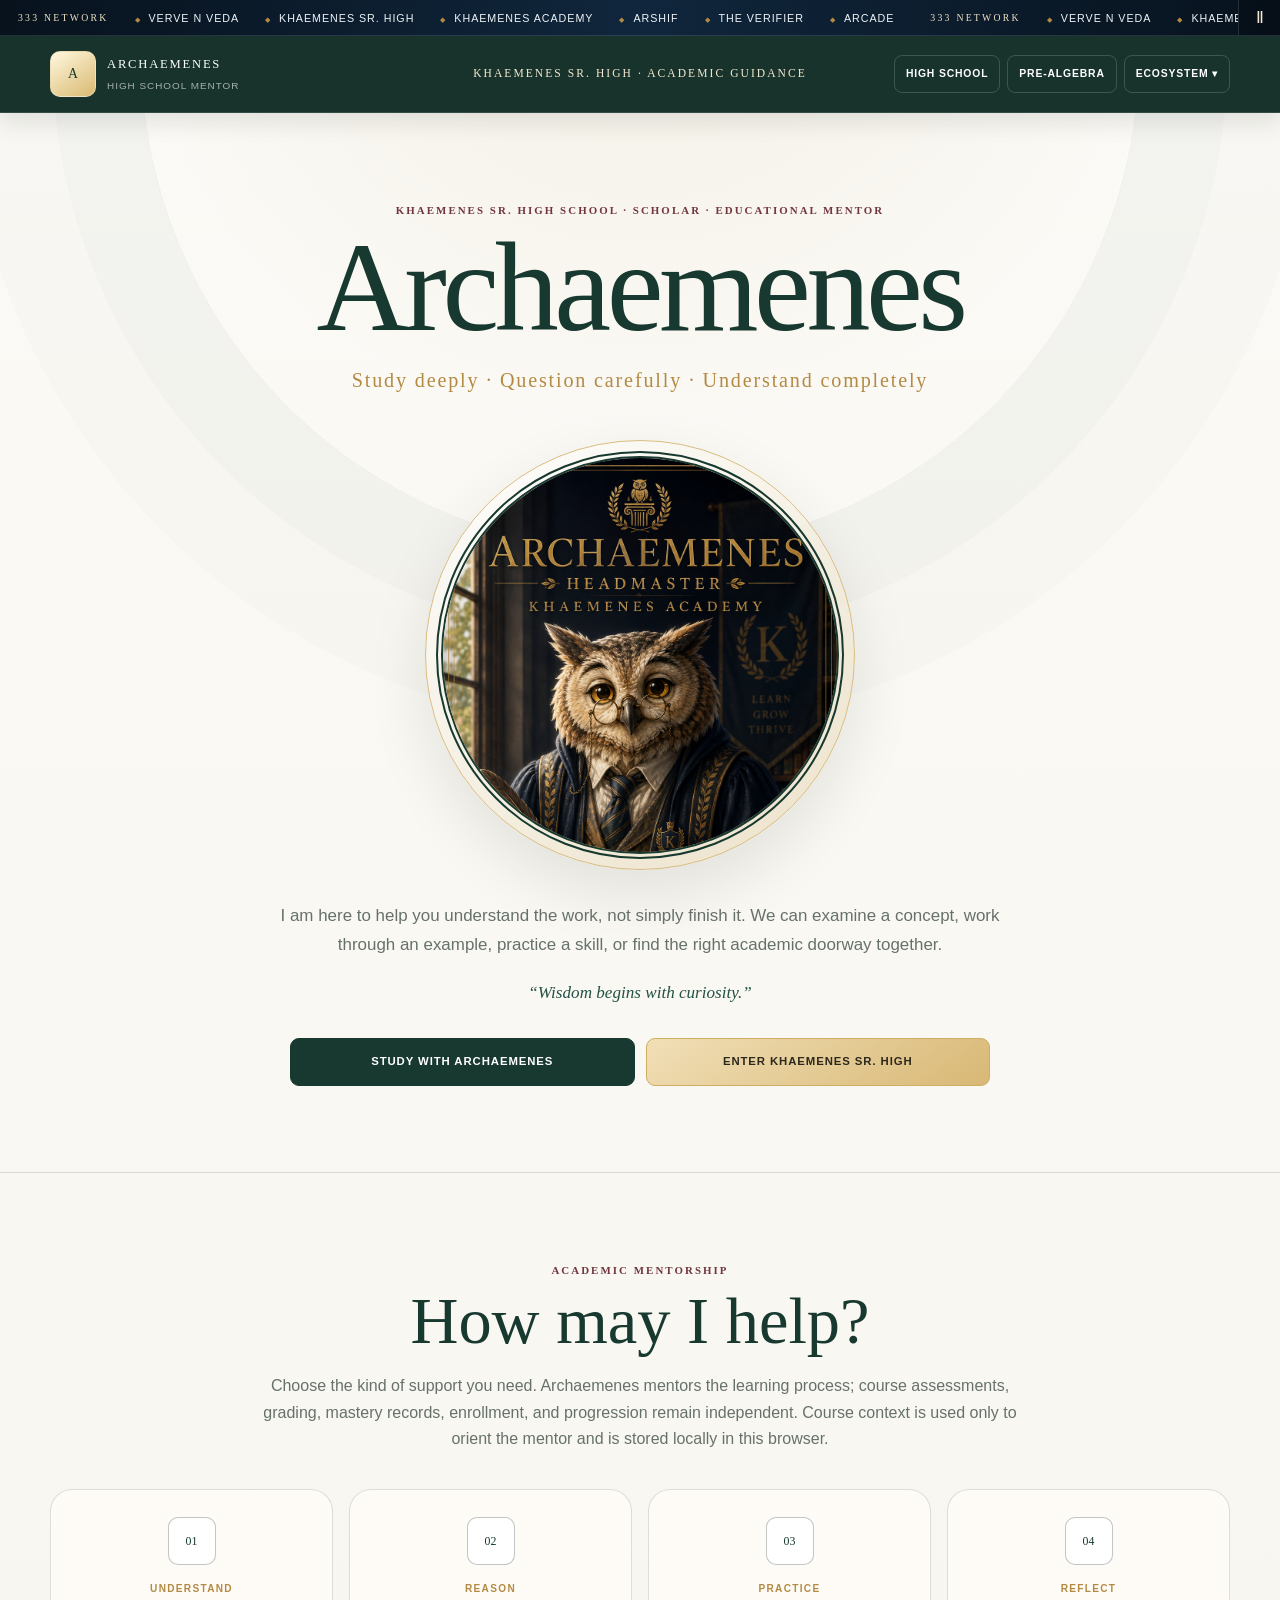
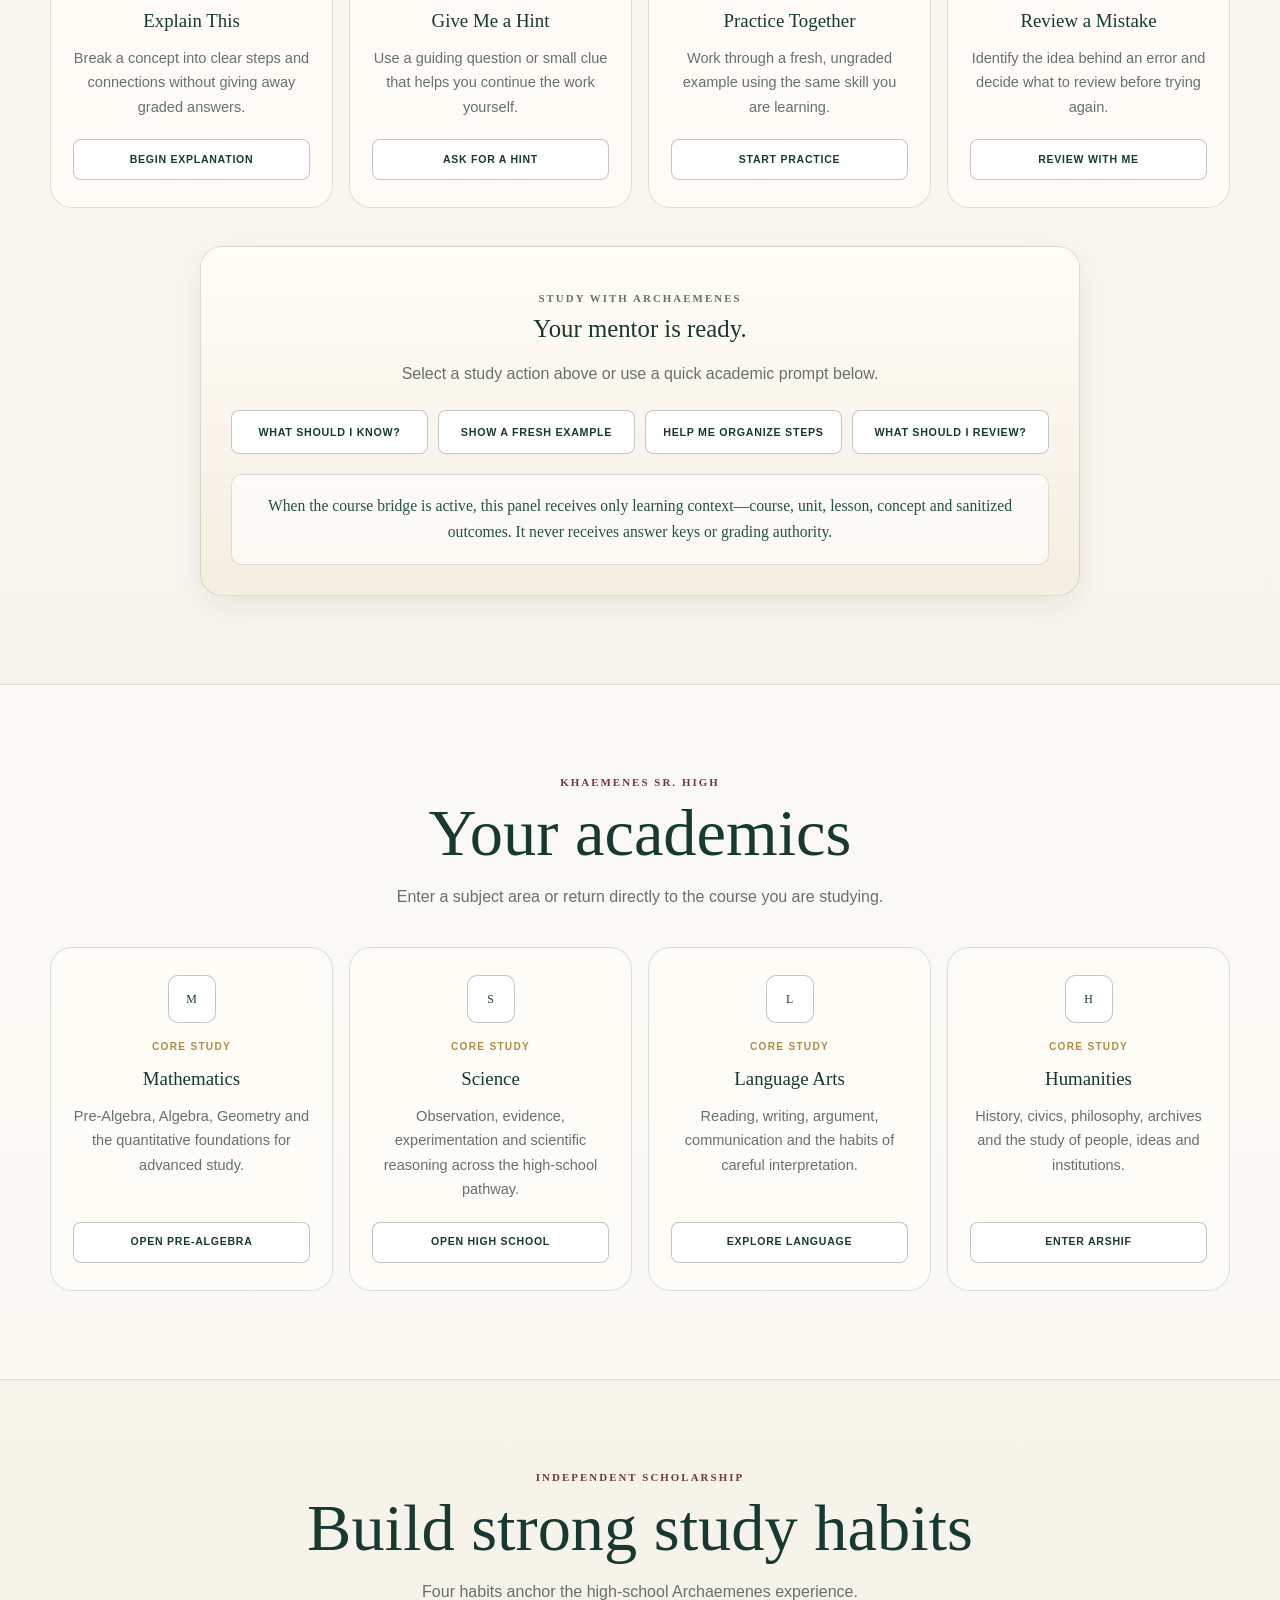
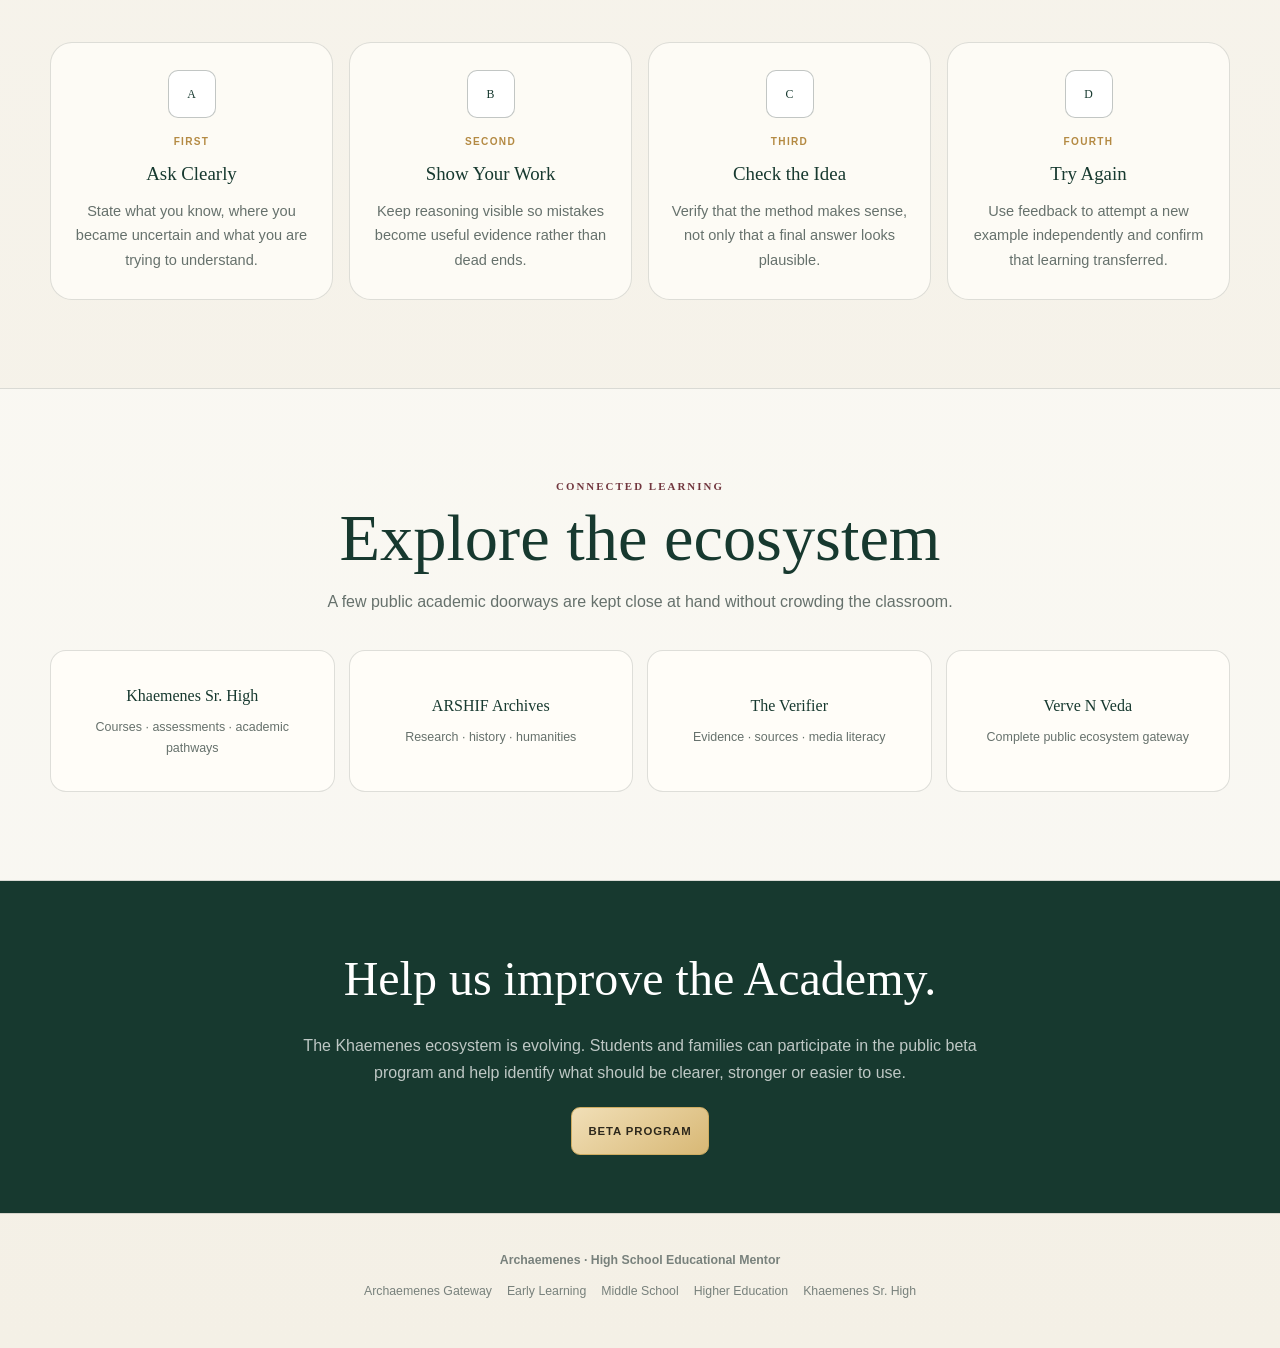
<file: high/index.html>
<!doctype html>
<html lang="en">
<head>
<meta charset="utf-8">
<meta name="viewport" content="width=device-width,initial-scale=1">
<meta name="description" content="Archaemenes · High School — Scholar and Educational Mentor of Khaemenes Sr. High School.">
<meta name="theme-color" content="#122f27">
<meta name="color-scheme" content="light">
<meta name="referrer" content="strict-origin-when-cross-origin">
<meta http-equiv="Permissions-Policy" content="camera=(), microphone=(), geolocation=(), payment=(), usb=(), browsing-topics=()">
<meta http-equiv="Content-Security-Policy" content="default-src 'self'; style-src 'unsafe-inline'; script-src 'unsafe-inline'; img-src 'self' data:; font-src 'self'; connect-src 'none'; media-src 'none'; object-src 'none'; base-uri 'self'; form-action 'none'; worker-src 'none'; frame-src 'none';">
<meta name="robots" content="index,follow">
<title>Archaemenes · High School Mentor</title>
<style>
:root{--paper:#f4f0e6;--paper2:#fbf9f3;--ink:#15231e;--muted:#66716c;--forest:#17392f;--forest2:#245246;--gold:#b48a43;--gold2:#d8bd82;--goldsoft:#eee1c3;--burgundy:#71363e;--line:rgba(21,35,30,.14);--line2:rgba(21,35,30,.26);--shadow:0 24px 60px rgba(18,34,28,.10);--shadow2:0 11px 30px rgba(18,34,28,.07);--max:1180px;--formal:Cinzel,"Palatino Linotype",Palatino,Georgia,serif;--body:"Brandon Grotesque","Avenir Next",Avenir,Montserrat,"Segoe UI",Arial,sans-serif}
*,*::before,*::after{box-sizing:border-box}
html{scroll-behavior:smooth;scroll-padding-top:128px}
body{margin:0;min-width:300px;color:var(--ink);background:radial-gradient(circle at 50% -8rem,rgba(180,138,67,.10),transparent 35rem),linear-gradient(180deg,#fbfaf6,var(--paper));font-family:var(--body);font-size:16px;line-height:1.68;text-align:center;-webkit-font-smoothing:antialiased}
body.menu-open{overflow:hidden}a{color:inherit;text-decoration:none}button{font:inherit;cursor:pointer}img{display:block;max-width:100%}[hidden]{display:none!important}:focus-visible{outline:3px solid var(--gold);outline-offset:3px}.shell{width:min(calc(100% - 44px),var(--max));margin:auto}
.skip{position:fixed;left:12px;top:10px;z-index:5000;transform:translateY(-180%);padding:10px 14px;border-radius:8px;color:#fff;background:#111}.skip:focus{transform:none}
.ticker{position:sticky;top:0;z-index:2000;height:36px;display:grid;grid-template-columns:1fr 42px;overflow:hidden;color:#f4ead4;background:linear-gradient(90deg,#07121d,#10263c 50%,#07121d);border-bottom:1px solid rgba(255,255,255,.12)}
.ticker-view{overflow:hidden}.ticker-track{width:max-content;height:100%;display:flex;align-items:center;animation:move 32s linear infinite;white-space:nowrap}.ticker[data-paused="true"] .ticker-track{animation-play-state:paused}.ticker-set{display:flex;align-items:center;gap:26px;padding:0 18px}.ticker-label{font-family:var(--formal);font-size:.61rem;letter-spacing:.23em;text-transform:uppercase;color:var(--goldsoft)}.ticker a{font-size:.67rem;letter-spacing:.09em;text-transform:uppercase;color:#edf3f7}.ticker a::before{content:"◆";margin-right:8px;color:var(--gold);font-size:.45rem}.ticker button{width:42px;height:36px;border:0;border-left:1px solid rgba(255,255,255,.12);color:#f4ead4;background:rgba(0,0,0,.16)}@keyframes move{to{transform:translateX(-50%)}}
header{position:sticky;top:36px;z-index:1900;color:#fff;background:rgba(18,47,39,.975);border-bottom:1px solid rgba(255,255,255,.12);box-shadow:0 8px 24px rgba(10,26,21,.11);backdrop-filter:blur(16px)}
.header-inner{min-height:76px;display:grid;grid-template-columns:1fr auto 1fr;align-items:center;gap:22px}.brand{justify-self:start;display:flex;align-items:center;gap:11px;text-align:left}.brand-wrap{position:relative}.mark{width:46px;height:46px;display:grid;place-items:center;border:1px solid rgba(238,225,195,.65);border-radius:10px;color:var(--forest);background:linear-gradient(145deg,#fff8df,#d9b970);font:500 .86rem var(--formal)}.brand strong{display:block;font-family:var(--formal);font-size:.79rem;font-weight:500;letter-spacing:.14em;text-transform:uppercase}.brand small{display:block;margin-top:3px;color:rgba(255,255,255,.62);font-size:.62rem;letter-spacing:.10em;text-transform:uppercase}.header-title{font-family:var(--formal);font-size:.72rem;letter-spacing:.18em;text-transform:uppercase;color:#f5ead1}.nav{justify-self:end;display:flex;align-items:center;gap:7px}.nav a,.menu-btn{min-height:38px;display:inline-flex;align-items:center;justify-content:center;padding:8px 11px;border:1px solid rgba(255,255,255,.17);border-radius:8px;color:#fff;background:transparent;font-size:.65rem;font-weight:600;letter-spacing:.08em;text-transform:uppercase}.menu-wrap{position:relative}.menu{position:absolute;right:0;top:48px;width:270px;padding:10px;display:grid;gap:6px;border:1px solid var(--line);border-radius:12px;color:var(--ink);background:var(--paper2);box-shadow:var(--shadow);text-align:left}.menu a{width:100%;justify-content:flex-start;color:var(--ink);border-color:var(--line)}.menu[hidden]{display:none!important}
.hero{position:relative;overflow:hidden;padding:88px 0 86px;border-bottom:1px solid var(--line)}.hero::before{content:"";position:absolute;left:50%;top:-560px;width:1000px;height:1000px;transform:translateX(-50%);border:1px solid rgba(23,57,47,.055);border-radius:50%;box-shadow:0 0 0 88px rgba(23,57,47,.02),0 0 0 176px rgba(23,57,47,.012);pointer-events:none}.hero-inner{position:relative;z-index:1;max-width:980px;margin:auto;display:grid;justify-items:center}.kicker{margin:0;color:var(--burgundy);font-family:var(--formal);font-size:.68rem;font-weight:600;letter-spacing:.19em;text-transform:uppercase}h1,h2,h3{font-family:var(--formal);font-weight:500;text-wrap:balance}h1{margin:11px 0 0;color:var(--forest);font-size:clamp(4.2rem,10vw,8rem);line-height:.9;letter-spacing:-.035em}.subtitle{margin:19px 0 0;color:var(--gold);font-family:var(--formal);font-size:clamp(.98rem,2vw,1.26rem);letter-spacing:.09em}.portrait{width:min(430px,88vw);margin:42px auto 0;padding:10px;border:1px solid var(--gold2);border-radius:50%;background:linear-gradient(145deg,rgba(255,255,255,.9),rgba(225,208,168,.55));box-shadow:var(--shadow)}.portrait img{width:100%;aspect-ratio:1;object-fit:cover;object-position:center top;border-radius:50%;border:7px double var(--forest)}.lede{max-width:780px;margin:32px auto 0;color:var(--muted);font-size:1.06rem}.quote{margin:20px 0 0;color:var(--forest2);font-family:Georgia,serif;font-size:1.07rem;font-style:italic}.actions{width:min(700px,100%);margin:30px auto 0;display:grid;grid-template-columns:repeat(2,1fr);gap:11px}.btn{min-height:48px;display:flex;align-items:center;justify-content:center;padding:11px 16px;border:1px solid var(--line2);border-radius:9px;color:var(--forest);background:#fffdf8;font-size:.71rem;font-weight:700;letter-spacing:.08em;text-transform:uppercase}.btn:hover{transform:translateY(-2px);box-shadow:var(--shadow2)}.primary{color:#fff;background:var(--forest);border-color:var(--forest)}.gold{color:#2d281c;background:linear-gradient(145deg,#f1dfb7,#d8b875);border-color:#cfad62}
.context{border-bottom:1px solid var(--line);background:rgba(255,255,255,.48)}.context-in{min-height:58px;display:flex;align-items:center;justify-content:center;gap:12px;flex-wrap:wrap;padding:11px 0}.context-label{color:var(--burgundy);font-family:var(--formal);font-size:.65rem;font-weight:600;letter-spacing:.13em;text-transform:uppercase}.context-value{color:var(--forest);font-size:.78rem;font-weight:650}
.section{padding:88px 0}.section.alt{background:rgba(255,255,255,.4);border-block:1px solid var(--line)}.section-head{max-width:820px;margin:auto}.section h2{margin:9px 0 0;color:var(--forest);font-size:clamp(2.3rem,5.2vw,4.15rem);line-height:1}.intro{max-width:770px;margin:18px auto 0;color:var(--muted)}.grid{display:grid;grid-template-columns:repeat(4,1fr);gap:16px;margin-top:36px}.card{min-height:100%;display:flex;flex-direction:column;align-items:center;padding:27px 22px;border:1px solid var(--line);border-radius:22px;background:rgba(255,253,248,.8)}.icon{width:48px;height:48px;display:grid;place-items:center;margin-bottom:16px;border:1px solid var(--line2);border-radius:10px;color:var(--forest);background:#fff;font:500 .74rem var(--formal)}.card small{color:var(--gold);font-size:.63rem;font-weight:700;letter-spacing:.13em;text-transform:uppercase}.card h3{margin:7px 0 9px;color:var(--forest);font-size:1.18rem}.card p{margin:0;color:var(--muted);font-size:.91rem}.card-link{margin-top:auto;padding-top:20px;width:100%}.card-link a,.card button{width:100%;min-height:41px;display:flex;align-items:center;justify-content:center;border:1px solid var(--line2);border-radius:8px;color:var(--forest);background:#fff;font-size:.66rem;font-weight:700;letter-spacing:.07em;text-transform:uppercase}
.mentor{width:min(880px,100%);margin:38px auto 0;padding:30px;border:1px solid var(--line);border-radius:22px;background:linear-gradient(180deg,#fffdf8,#f4eee0);box-shadow:var(--shadow2)}.mentor h3{margin:0;color:var(--forest);font-size:1.55rem}.mentor p{max-width:700px;margin:12px auto 0;color:var(--muted)}.mentor-actions{display:grid;grid-template-columns:repeat(4,1fr);gap:10px;margin-top:22px}.mentor-actions button{min-height:44px;padding:9px 11px;border:1px solid var(--line2);border-radius:8px;color:var(--forest);background:#fff;font-size:.67rem;font-weight:700;letter-spacing:.065em;text-transform:uppercase}.mentor-response{min-height:88px;margin-top:20px;padding:18px;display:grid;place-items:center;border:1px solid var(--line);border-radius:10px;color:var(--forest2);background:rgba(255,255,255,.64);font-family:Georgia,serif;font-size:.98rem}
.directory{display:grid;grid-template-columns:repeat(4,1fr);gap:14px;margin-top:34px}.directory a{min-height:142px;padding:22px;display:flex;flex-direction:column;justify-content:center;align-items:center;border:1px solid var(--line);border-radius:16px;background:#fffdf8}.directory strong{font-family:var(--formal);font-weight:500;color:var(--forest)}.directory small{margin-top:7px;color:var(--muted);font-size:.78rem}
.beta{padding:58px 0;background:var(--forest);color:#fff}.beta h2{margin:0;color:#fff;font-size:clamp(1.8rem,4vw,3rem)}.beta p{max-width:700px;margin:14px auto 0;color:rgba(255,255,255,.72)}.beta .btn{width:max-content;margin:20px auto 0}
footer{padding:36px 0 46px;border-top:1px solid var(--line);color:#78817c;font-size:.77rem}.footer-links{margin-top:10px;display:flex;gap:15px;justify-content:center;flex-wrap:wrap}

@media(max-width:1000px){.header-inner{grid-template-columns:1fr auto}.header-title{display:none}.grid,.directory{grid-template-columns:repeat(2,1fr)}.mentor-actions{grid-template-columns:repeat(2,1fr)}}
@media(max-width:720px){.ticker{position:relative}header{top:0}.header-inner{grid-template-columns:1fr;gap:10px;padding:13px 0}.brand,.nav{justify-self:center}.nav{flex-wrap:wrap;justify-content:center}.hero{padding:62px 0 66px}h1{font-size:clamp(3.4rem,17vw,5.8rem)}.actions,.grid,.directory,.mentor-actions{grid-template-columns:1fr}.section{padding:66px 0}.shell{width:min(calc(100% - 30px),var(--max))}}
@media(prefers-reduced-motion:reduce){*,*::before,*::after{animation:none!important;scroll-behavior:auto!important;transition:none!important}}
</style>
</head>
<body id="top">
<a class="skip" href="#main">Skip to main content</a>
<div class="ticker" id="ticker">
  <div class="ticker-view"><div class="ticker-track">
    <div class="ticker-set"><span class="ticker-label">333 Network</span><a href="https://vervenveda.github.io/vervenveda.github.io/">Verve N Veda</a><a href="https://vervenveda.github.io/Khaemenes_High.github.io/">Khaemenes Sr. High</a><a href="https://vervenveda.github.io/Khaemenes_Academy.github.io/">Khaemenes Academy</a><a href="https://vervenveda.github.io/Arshif.github.io/">ARSHIF</a><a href="https://vervenveda.github.io/theverifier.github.io/">The Verifier</a><a href="https://vervenveda.github.io/arcade.github.io/">Arcade</a></div>
    <div class="ticker-set" aria-hidden="true"><span class="ticker-label">333 Network</span><a tabindex="-1" href="https://vervenveda.github.io/vervenveda.github.io/">Verve N Veda</a><a tabindex="-1" href="https://vervenveda.github.io/Khaemenes_High.github.io/">Khaemenes Sr. High</a><a tabindex="-1" href="https://vervenveda.github.io/Khaemenes_Academy.github.io/">Khaemenes Academy</a><a tabindex="-1" href="https://vervenveda.github.io/Arshif.github.io/">ARSHIF</a><a tabindex="-1" href="https://vervenveda.github.io/theverifier.github.io/">The Verifier</a><a tabindex="-1" href="https://vervenveda.github.io/arcade.github.io/">Arcade</a></div>
  </div></div>
  <button id="tickerToggle" aria-label="Pause ticker">Ⅱ</button>
</div>

<header>
  <div class="shell header-inner">
    <a class="brand" href="../">
      <span class="brand-wrap"><span class="mark">A</span></span>
      <span><strong>Archaemenes</strong><small>High School Mentor</small></span>
    </a>
    <div class="header-title">Khaemenes Sr. High · Academic Guidance</div>
    <nav class="nav" aria-label="High school navigation">
      <a href="https://vervenveda.github.io/Khaemenes_High.github.io/">High School</a>
      <a href="https://vervenveda.github.io/Khaemenes_High.github.io/courses/mathematics/pre-algebra/">Pre-Algebra</a>
      <div class="menu-wrap"><button class="menu-btn" id="menuBtn" type="button" aria-expanded="false">Ecosystem ▾</button>
        <div class="menu" id="menu" hidden>
          <a href="https://vervenveda.github.io/vervenveda.github.io/">Verve N Veda Gateway</a>
          <a href="https://vervenveda.github.io/Khaemenes_Academy.github.io/">Khaemenes Academy</a>
          <a href="https://vervenveda.github.io/Khaemenes_Linguistics.github.io/">Linguistics</a>
          <a href="https://vervenveda.github.io/Arshif.github.io/">ARSHIF Archives</a>
          <a href="https://vervenveda.github.io/theverifier.github.io/">The Verifier</a>
          <a href="https://vervenveda.github.io/arcade.github.io/">Arcade</a>
        </div>
      </div>
    </nav>
  </div>
</header>

<main id="main">
<section class="hero">
  <div class="shell hero-inner">
    <p class="kicker">Khaemenes Sr. High School · Scholar · Educational Mentor</p>
    <h1>Archaemenes</h1>
    <p class="subtitle">Study deeply · Question carefully · Understand completely</p>
    <div class="portrait"><img src="../assets/Archaemens-high.png" alt="Archaemenes, High School educational mentor"></div>
    <p class="lede">I am here to help you understand the work, not simply finish it. We can examine a concept, work through an example, practice a skill, or find the right academic doorway together.</p>
    <p class="quote">“Wisdom begins with curiosity.”</p>
    <div class="actions"><a class="btn primary" href="#mentor">Study With Archaemenes</a><a class="btn gold" href="https://vervenveda.github.io/Khaemenes_High.github.io/">Enter Khaemenes Sr. High</a></div>
  </div>
</section>

<section class="context" id="courseContext" hidden><div class="shell context-in"><span class="context-label">Current Academic Context</span><span class="context-value" id="contextValue"></span></div></section>

<section class="section" id="mentor">
  <div class="shell">
    <div class="section-head"><p class="kicker">Academic Mentorship</p><h2>How may I help?</h2><p class="intro">Choose the kind of support you need. Archaemenes mentors the learning process; course assessments, grading, mastery records, enrollment, and progression remain independent. Course context is used only to orient the mentor and is stored locally in this browser.</p></div>
    <div class="grid">
      <article class="card"><span class="icon">01</span><small>Understand</small><h3>Explain This</h3><p>Break a concept into clear steps and connections without giving away graded answers.</p><div class="card-link"><button data-mentor="explain">Begin Explanation</button></div></article>
      <article class="card"><span class="icon">02</span><small>Reason</small><h3>Give Me a Hint</h3><p>Use a guiding question or small clue that helps you continue the work yourself.</p><div class="card-link"><button data-mentor="hint">Ask for a Hint</button></div></article>
      <article class="card"><span class="icon">03</span><small>Practice</small><h3>Practice Together</h3><p>Work through a fresh, ungraded example using the same skill you are learning.</p><div class="card-link"><button data-mentor="practice">Start Practice</button></div></article>
      <article class="card"><span class="icon">04</span><small>Reflect</small><h3>Review a Mistake</h3><p>Identify the idea behind an error and decide what to review before trying again.</p><div class="card-link"><button data-mentor="review">Review With Me</button></div></article>
    </div>
    <div class="mentor">
      <p class="kicker">Study With Archaemenes</p><h3 id="mentorTitle">Your mentor is ready.</h3><p>Select a study action above or use a quick academic prompt below.</p>
      <div class="mentor-actions"><button data-mentor="concept">What should I know?</button><button data-mentor="example">Show a fresh example</button><button data-mentor="steps">Help me organize steps</button><button data-mentor="review-plan">What should I review?</button></div>
      <div class="mentor-response" id="mentorResponse" role="status" aria-live="polite">When the course bridge is active, this panel receives only learning context—course, unit, lesson, concept and sanitized outcomes. It never receives answer keys or grading authority.</div>
    </div>
  </div>
</section>

<section class="section alt">
  <div class="shell">
    <div class="section-head"><p class="kicker">Khaemenes Sr. High</p><h2>Your academics</h2><p class="intro">Enter a subject area or return directly to the course you are studying.</p></div>
    <div class="grid">
      <article class="card"><span class="icon">M</span><small>Core Study</small><h3>Mathematics</h3><p>Pre-Algebra, Algebra, Geometry and the quantitative foundations for advanced study.</p><div class="card-link"><a href="https://vervenveda.github.io/Khaemenes_High.github.io/courses/mathematics/pre-algebra/">Open Pre-Algebra</a></div></article>
      <article class="card"><span class="icon">S</span><small>Core Study</small><h3>Science</h3><p>Observation, evidence, experimentation and scientific reasoning across the high-school pathway.</p><div class="card-link"><a href="https://vervenveda.github.io/Khaemenes_High.github.io/">Open High School</a></div></article>
      <article class="card"><span class="icon">L</span><small>Core Study</small><h3>Language Arts</h3><p>Reading, writing, argument, communication and the habits of careful interpretation.</p><div class="card-link"><a href="https://vervenveda.github.io/Khaemenes_Linguistics.github.io/">Explore Language</a></div></article>
      <article class="card"><span class="icon">H</span><small>Core Study</small><h3>Humanities</h3><p>History, civics, philosophy, archives and the study of people, ideas and institutions.</p><div class="card-link"><a href="https://vervenveda.github.io/Arshif.github.io/">Enter ARSHIF</a></div></article>
    </div>
  </div>
</section>

<section class="section">
  <div class="shell">
    <div class="section-head"><p class="kicker">Independent Scholarship</p><h2>Build strong study habits</h2><p class="intro">Four habits anchor the high-school Archaemenes experience.</p></div>
    <div class="grid">
      <article class="card"><span class="icon">A</span><small>First</small><h3>Ask Clearly</h3><p>State what you know, where you became uncertain and what you are trying to understand.</p></article>
      <article class="card"><span class="icon">B</span><small>Second</small><h3>Show Your Work</h3><p>Keep reasoning visible so mistakes become useful evidence rather than dead ends.</p></article>
      <article class="card"><span class="icon">C</span><small>Third</small><h3>Check the Idea</h3><p>Verify that the method makes sense, not only that a final answer looks plausible.</p></article>
      <article class="card"><span class="icon">D</span><small>Fourth</small><h3>Try Again</h3><p>Use feedback to attempt a new example independently and confirm that learning transferred.</p></article>
    </div>
  </div>
</section>

<section class="section alt">
  <div class="shell">
    <div class="section-head"><p class="kicker">Connected Learning</p><h2>Explore the ecosystem</h2><p class="intro">A few public academic doorways are kept close at hand without crowding the classroom.</p></div>
    <div class="directory">
      <a href="https://vervenveda.github.io/Khaemenes_High.github.io/"><strong>Khaemenes Sr. High</strong><small>Courses · assessments · academic pathways</small></a>
      <a href="https://vervenveda.github.io/Arshif.github.io/"><strong>ARSHIF Archives</strong><small>Research · history · humanities</small></a>
      <a href="https://vervenveda.github.io/theverifier.github.io/"><strong>The Verifier</strong><small>Evidence · sources · media literacy</small></a>
      <a href="https://vervenveda.github.io/vervenveda.github.io/"><strong>Verve N Veda</strong><small>Complete public ecosystem gateway</small></a>
    </div>
  </div>
</section>

<section class="beta"><div class="shell"><h2>Help us improve the Academy.</h2><p>The Khaemenes ecosystem is evolving. Students and families can participate in the public beta program and help identify what should be clearer, stronger or easier to use.</p><a class="btn gold" href="https://vervenveda.github.io/vervenveda.github.io/beta/">Beta Program</a></div></section>
</main>

<footer><div class="shell"><strong>Archaemenes · High School Educational Mentor</strong><div class="footer-links"><a href="../">Archaemenes Gateway</a><a href="../early/">Early Learning</a><a href="../middle/">Middle School</a><a href="../higher/">Higher Education</a><a href="https://vervenveda.github.io/Khaemenes_High.github.io/">Khaemenes Sr. High</a></div></div></footer>


<script src="mentor-algebra1-bank-v1.js"></script>
<script>
(()=>{"use strict";
const $=id=>document.getElementById(id);
const ticker=$("ticker"),tt=$("tickerToggle");
tt?.addEventListener("click",()=>{const p=ticker.dataset.paused==="true";ticker.dataset.paused=String(!p);tt.textContent=p?"Ⅱ":"▶";tt.setAttribute("aria-label",p?"Pause ticker":"Resume ticker")});
const mb=$("menuBtn"),menu=$("menu");mb?.addEventListener("click",()=>{const o=mb.getAttribute("aria-expanded")==="true";mb.setAttribute("aria-expanded",String(!o));menu.hidden=o});
document.addEventListener("click",e=>{if(!e.target.closest(".menu-wrap")&&menu&&!menu.hidden){menu.hidden=true;mb?.setAttribute("aria-expanded","false")}});
document.addEventListener("keydown",e=>{if(e.key==="Escape"&&!overlay.hidden)gate(false)});
const params=new URLSearchParams(location.search),ctx={};["course","week","unit","lesson","concept"].forEach(k=>{const v=params.get(k);if(v)ctx[k]=v.replace(/[<>]/g,"").slice(0,120)});const parts=[];["course","week","unit","lesson","concept"].forEach(k=>{if(ctx[k])parts.push(ctx[k])});if(parts.length){$("courseContext").hidden=false;$("contextValue").textContent=parts.join(" · ");try{localStorage.setItem("khaemenes_archaemenes_high_context_v1",JSON.stringify(ctx))}catch{}}
const responses={explain:"Start with the idea you are studying. Tell me what part makes sense and the first point where the reasoning becomes unclear. We will rebuild it from there.",hint:"A good hint should move your thinking without taking the work away from you. Identify the operation, relationship or rule that connects what you know to what you need.",practice:"Practice works best with a fresh example rather than the graded problem. Return to the course concept, choose an ungraded example, and work one line at a time.",review:"A mistake is evidence. Find the exact step where your reasoning changed direction, name the rule used there, and test that rule on a simpler example.",concept:"Before calculating, name the concept in one sentence: what quantities are involved, what relationship connects them, and what result are you trying to determine?",example:"Use a new example with different numbers but the same structure. Solve it slowly enough that you can explain why each step is allowed.",steps:"Organize your work as: understand the question → identify known information → choose a rule or operation → execute carefully → verify the result.","review-plan":"Review the smallest prerequisite skill that caused difficulty, practice it independently, then return to the current lesson and try one fresh problem."};
document.querySelectorAll("[data-mentor]").forEach(b=>b.addEventListener("click",()=>{$("mentorResponse").textContent=window.ArchaemenesHighAcademicBankV1?.respond(b.dataset.mentor,ctx)||responses[b.dataset.mentor]||responses.explain;$("mentorTitle").textContent=b.textContent.trim();$("mentor").scrollIntoView({behavior:"smooth",block:"start"})}));
})();
</script>
<script src="https://vervenveda.com/assets/vnv-ecosystem-toolbar.js"></script>
</body>
</html>
</file>
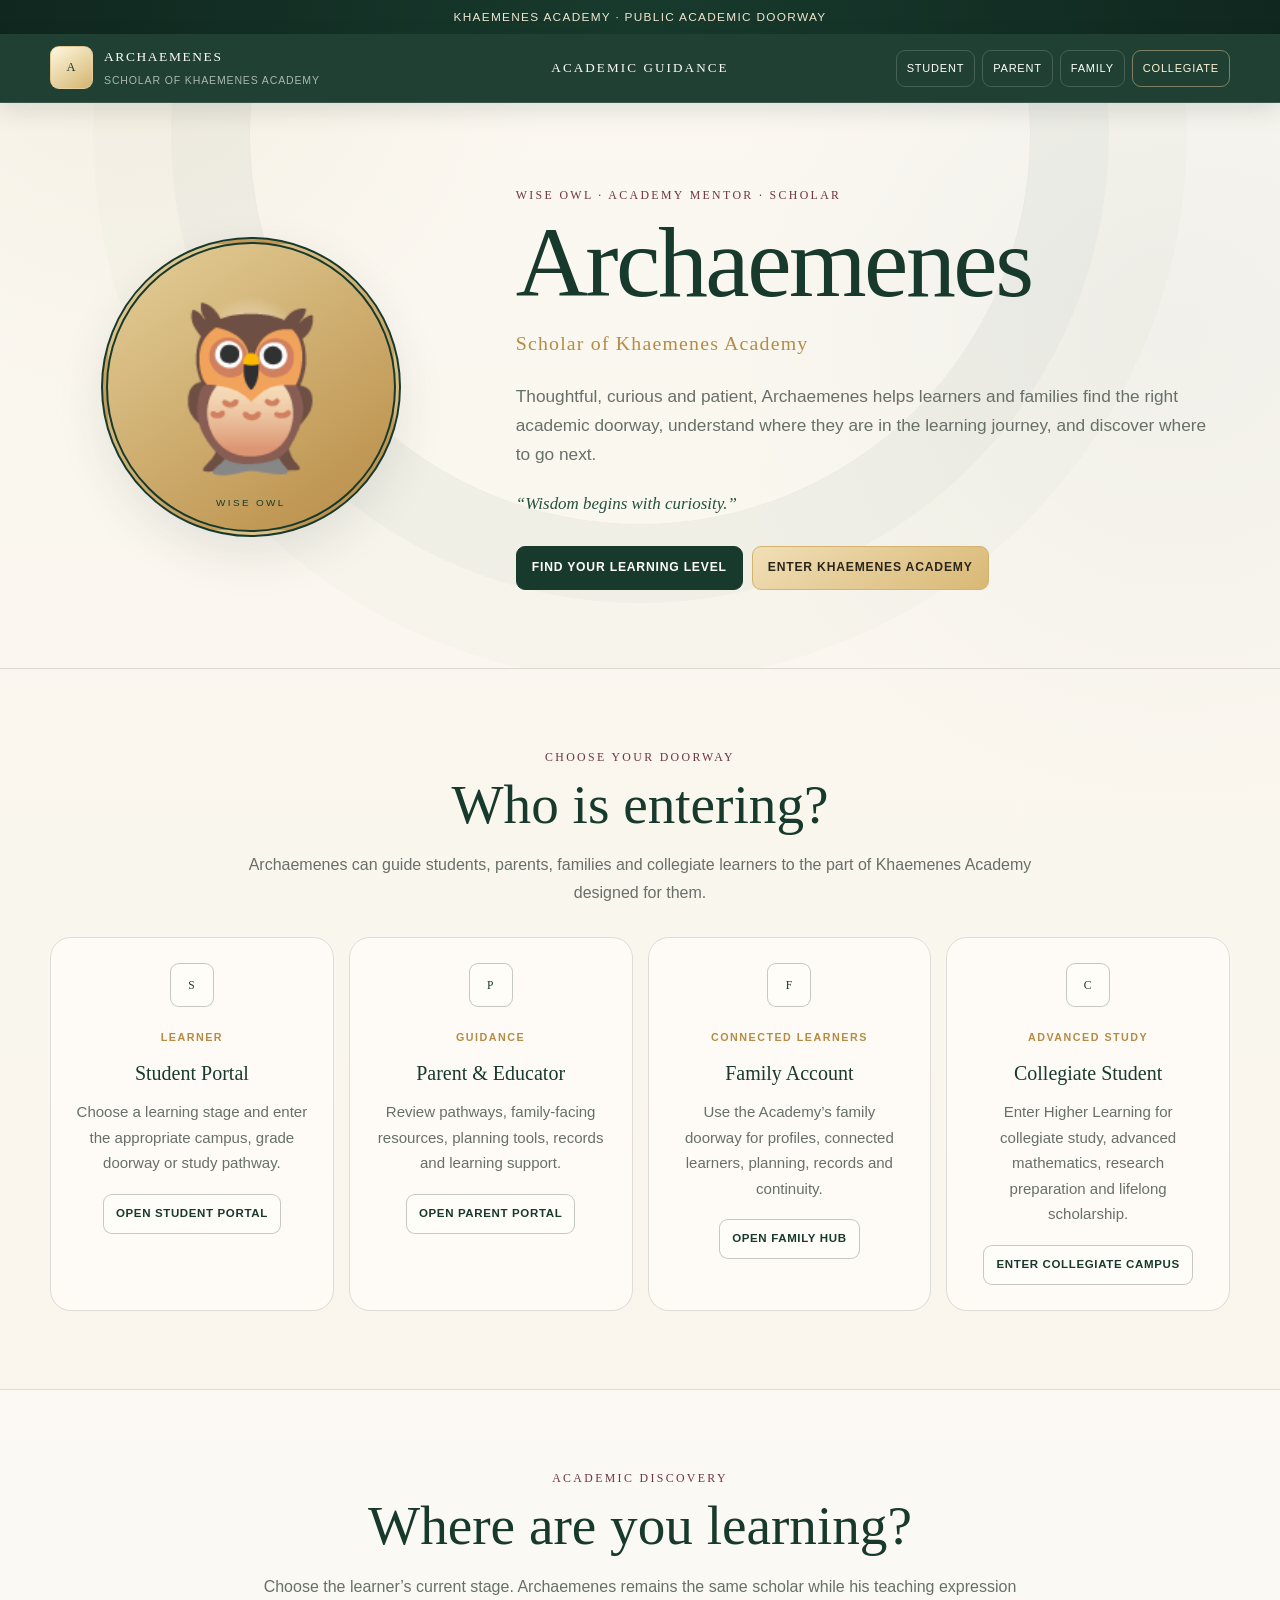
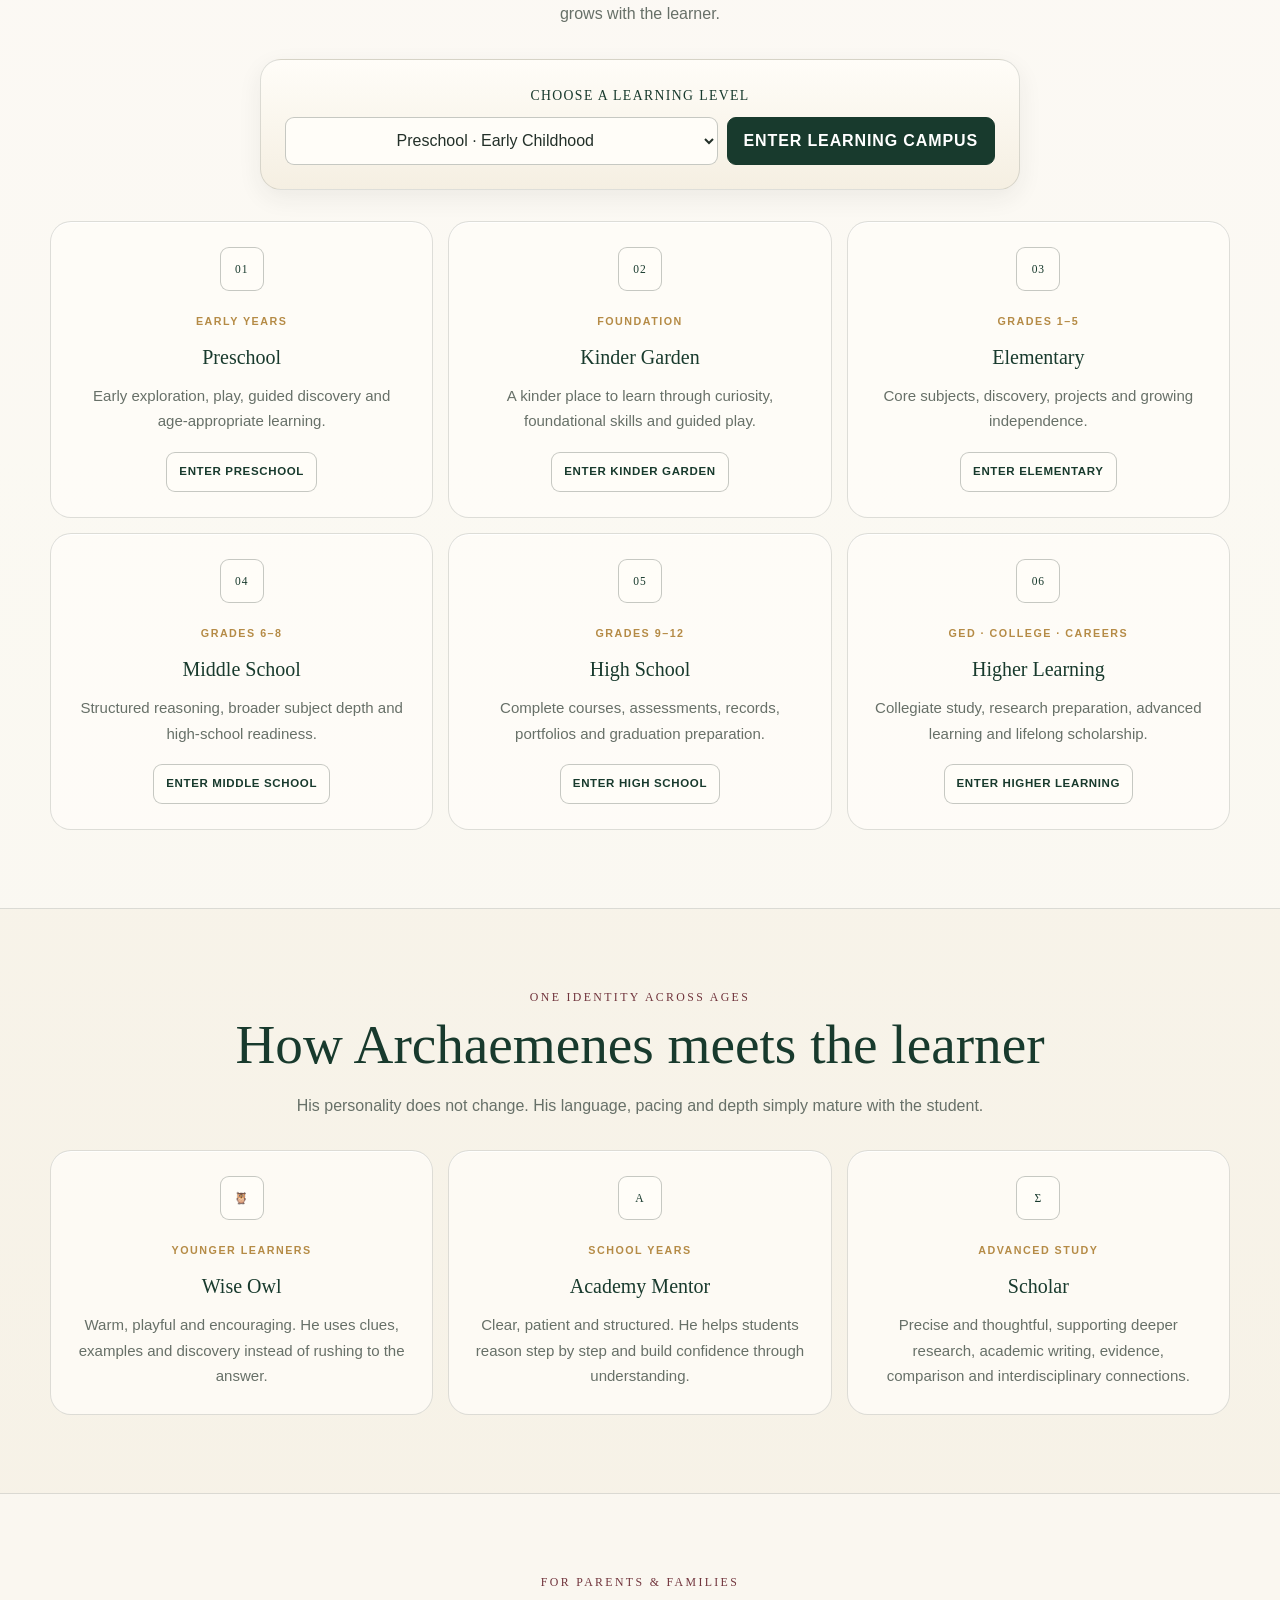
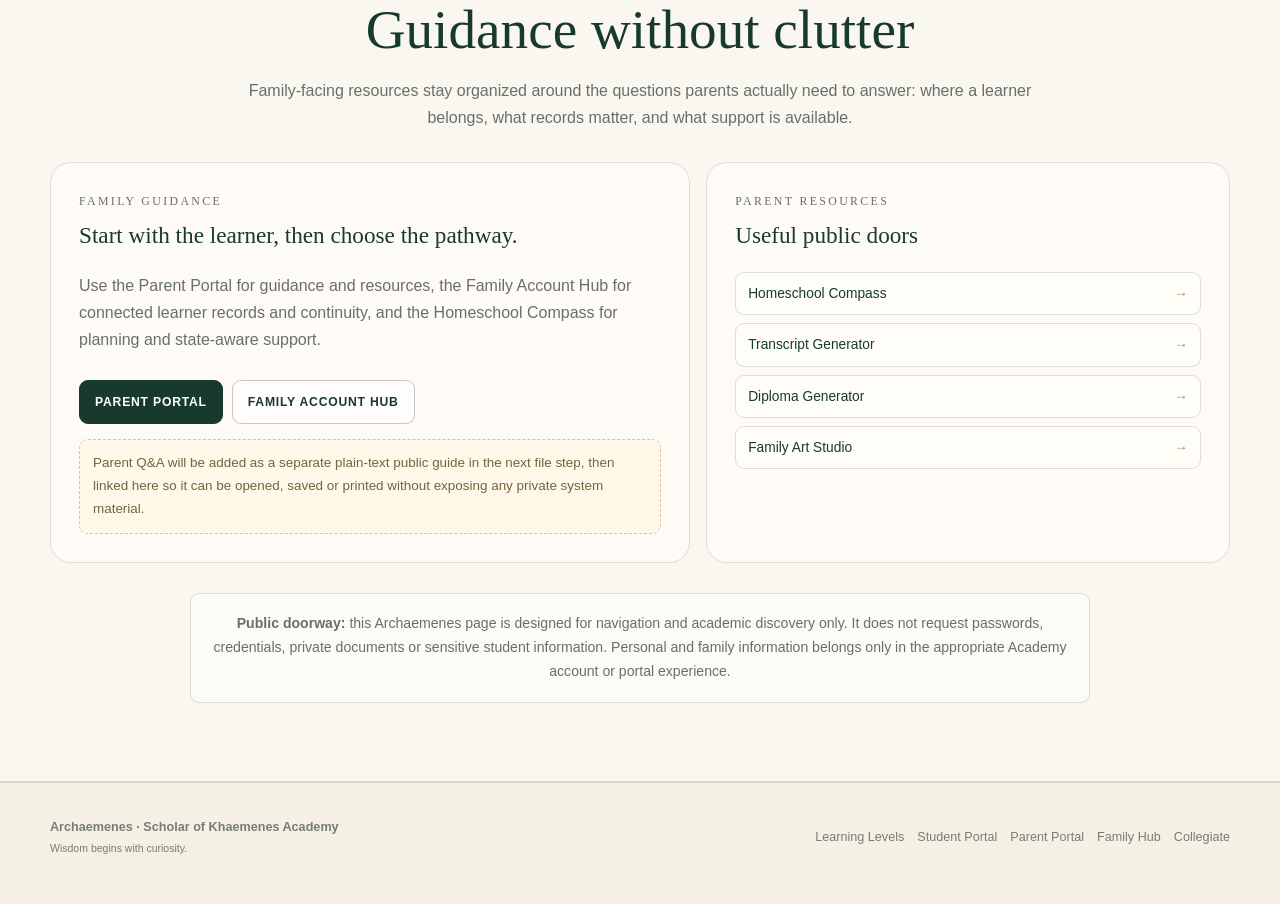
<file: index 3.html>
<!doctype html>
<html lang="en">
<head>
<meta charset="utf-8">
<meta name="viewport" content="width=device-width,initial-scale=1">
<meta name="description" content="Archaemenes — Scholar of Khaemenes Academy. Public academic doorway for students, parents, families, grade-level discovery, and collegiate learning.">
<meta name="theme-color" content="#f4efe2">
<meta name="color-scheme" content="light">
<meta name="referrer" content="strict-origin-when-cross-origin">
<meta http-equiv="Permissions-Policy" content="camera=(), microphone=(), geolocation=(), payment=(), usb=(), browsing-topics=()">
<meta name="robots" content="index,follow">

<title>Archaemenes · Scholar of Khaemenes Academy</title>

<style>
:root{
  --paper:#f5f0e4;
  --paper-bright:#fffdf8;
  --paper-deep:#e9dfca;
  --ink:#233029;
  --muted:#677068;
  --forest:#183a2d;
  --forest-2:#27513f;
  --gold:#b58b46;
  --gold-soft:#dfc995;
  --burgundy:#71353d;
  --blue:#3e6179;
  --sage:#6c826f;
  --line:rgba(35,48,41,.15);
  --line-strong:rgba(35,48,41,.26);
  --shadow:0 18px 48px rgba(42,46,38,.10);
  --shadow-small:0 8px 24px rgba(42,46,38,.07);
  --r:21px;
  --control:9px;
  --max:1180px;
  --serif:"Cinzel","Palatino Linotype",Palatino,Georgia,"Times New Roman",serif;
  --body:"Brandon Grotesque","Avenir Next",Avenir,"Segoe UI",Arial,sans-serif;
}
*{box-sizing:border-box}
html{scroll-behavior:smooth;scroll-padding-top:94px}
body{
  margin:0;
  min-width:300px;
  color:var(--ink);
  background:
    radial-gradient(circle at 10% 0,rgba(181,139,70,.08),transparent 27rem),
    radial-gradient(circle at 92% 8%,rgba(62,97,121,.05),transparent 30rem),
    linear-gradient(180deg,#fbf8f1,var(--paper));
  font-family:var(--body);
  font-size:16px;
  line-height:1.7;
  text-align:center;
  -webkit-font-smoothing:antialiased;
}
a{color:inherit;text-decoration:none}
button,select{font:inherit}
button{cursor:pointer}
:focus-visible{outline:3px solid var(--gold);outline-offset:3px}
::selection{background:var(--gold-soft);color:var(--forest)}
.shell{width:min(calc(100% - 38px),var(--max));margin:auto}
.skip{
  position:fixed;left:12px;top:12px;z-index:3000;
  transform:translateY(-180%);
  padding:10px 14px;border-radius:var(--control);
  color:#fff;background:var(--forest)
}
.skip:focus{transform:none}

.topline{
  min-height:34px;
  display:flex;align-items:center;justify-content:center;
  color:#efe5cf;
  background:linear-gradient(90deg,#10271f,#183a2d 50%,#10271f);
  font-size:.74rem;
  letter-spacing:.11em;
  text-transform:uppercase;
}
.header{
  position:sticky;top:0;z-index:1200;
  border-bottom:1px solid rgba(255,255,255,.12);
  color:#fff;
  background:rgba(24,58,45,.97);
  backdrop-filter:blur(14px);
  box-shadow:0 8px 24px rgba(22,42,32,.12);
}
.nav{
  min-height:68px;
  display:grid;
  grid-template-columns:minmax(230px,1fr) auto minmax(230px,1fr);
  align-items:center;
  gap:20px;
}
.brand{
  justify-self:start;
  display:flex;align-items:center;gap:11px;
  text-align:left;
}
.seal{
  width:43px;height:43px;display:grid;place-items:center;
  border:1px solid rgba(223,201,149,.72);
  border-radius:var(--control);
  color:var(--forest);
  background:linear-gradient(145deg,#fff8de,#d4b46f);
  font:500 .78rem var(--serif);
  letter-spacing:.08em;
}
.brand-copy strong{
  display:block;
  font-family:var(--serif);
  font-size:.84rem;
  font-weight:500;
  letter-spacing:.12em;
  text-transform:uppercase;
}
.brand-copy small{
  display:block;margin-top:4px;
  color:rgba(255,255,255,.62);
  font-size:.66rem;letter-spacing:.08em;
  text-transform:uppercase;
}
.site-name{
  font-family:var(--serif);
  font-size:.82rem;
  font-weight:500;
  letter-spacing:.16em;
  text-transform:uppercase;
}
.navlinks{
  justify-self:end;
  display:flex;align-items:center;gap:7px;
}
.navlinks a{
  min-height:37px;
  display:inline-flex;align-items:center;justify-content:center;
  padding:7px 10px;
  border:1px solid rgba(255,255,255,.17);
  border-radius:var(--control);
  font-size:.69rem;
  letter-spacing:.07em;
  text-transform:uppercase;
}
.navlinks a:hover{background:rgba(255,255,255,.08)}
.navlinks .portal{border-color:rgba(223,201,149,.48);color:#fff6dc}

.hero{
  position:relative;
  overflow:hidden;
  padding:82px 0 78px;
  border-bottom:1px solid var(--line);
}
.hero::before{
  content:"";
  position:absolute;left:50%;top:-360px;
  width:780px;height:780px;
  transform:translateX(-50%);
  border:1px solid rgba(24,58,45,.06);
  border-radius:50%;
  box-shadow:0 0 0 78px rgba(24,58,45,.025),0 0 0 156px rgba(24,58,45,.015);
  pointer-events:none;
}
.hero-inner{
  position:relative;z-index:1;
  display:grid;
  grid-template-columns:.72fr 1.28fr;
  gap:64px;
  align-items:center;
}
.owl{
  width:min(300px,75vw);
  aspect-ratio:1;
  margin:auto;
  display:grid;place-items:center;
  position:relative;
  border:7px double var(--forest);
  border-radius:50%;
  background:
    radial-gradient(circle at 50% 36%,rgba(255,255,255,.72),transparent 22%),
    linear-gradient(145deg,#e4cf99,#b88b45);
  box-shadow:var(--shadow);
  font-size:clamp(7rem,16vw,10rem);
}
.owl::after{
  content:"WISE OWL";
  position:absolute;bottom:18px;
  color:var(--forest);
  font-size:.62rem;
  letter-spacing:.24em;
}
.hero-copy{text-align:left}
.eyebrow,.kicker{
  margin:0;
  color:var(--burgundy);
  font-family:var(--serif);
  font-size:.74rem;
  font-weight:500;
  letter-spacing:.20em;
  text-transform:uppercase;
}
h1,h2,h3{
  font-family:var(--serif);
  font-weight:500;
  text-wrap:balance;
}
h1{
  margin:9px 0 0;
  color:var(--forest);
  font-size:clamp(3.6rem,7.8vw,6.7rem);
  line-height:.98;
  letter-spacing:-.025em;
}
.tagline{
  margin:15px 0 0;
  color:var(--gold);
  font-family:var(--serif);
  font-size:clamp(1rem,2vw,1.24rem);
  letter-spacing:.06em;
}
.lede{
  max-width:700px;
  margin:21px 0 0;
  color:var(--muted);
  font-size:1.08rem;
}
.quote{
  margin:20px 0 0;
  color:var(--forest-2);
  font-family:Georgia,serif;
  font-size:1.06rem;
  font-style:italic;
}
.actions{
  display:flex;gap:9px;flex-wrap:wrap;
  margin-top:27px;
}
.btn{
  min-height:44px;
  display:inline-flex;align-items:center;justify-content:center;
  padding:10px 15px;
  border:1px solid var(--line-strong);
  border-radius:var(--control);
  color:var(--forest);
  background:rgba(255,255,255,.52);
  font-size:.76rem;
  font-weight:600;
  letter-spacing:.065em;
  text-transform:uppercase;
  transition:.16s ease;
}
.btn:hover{transform:translateY(-2px);box-shadow:var(--shadow-small)}
.btn-primary{color:#fff;background:var(--forest);border-color:var(--forest)}
.btn-gold{color:#2b261a;background:linear-gradient(145deg,#f1dfb7,#d8b875);border-color:#d3b36e}

.section{padding:78px 0}
.section.alt{
  border-block:1px solid var(--line);
  background:rgba(255,255,255,.38);
}
.section-head{max-width:820px;margin:0 auto}
.section h2{
  margin:8px 0 0;
  color:var(--forest);
  font-size:clamp(2.1rem,4.4vw,3.45rem);
  line-height:1.08;
}
.intro{
  margin:17px auto 0;
  max-width:790px;
  color:var(--muted);
}
.identity-grid,.level-grid,.mentor-grid,.resource-grid{
  display:grid;
  gap:15px;
  margin-top:31px;
}
.identity-grid{grid-template-columns:repeat(4,1fr)}
.level-grid{grid-template-columns:repeat(3,1fr)}
.mentor-grid{grid-template-columns:repeat(3,1fr)}
.resource-grid{grid-template-columns:repeat(3,1fr)}
.card{
  min-height:100%;
  padding:25px;
  border:1px solid var(--line);
  border-radius:var(--r);
  background:rgba(255,253,248,.75);
  box-shadow:0 1px 0 rgba(255,255,255,.8) inset;
  text-align:center;
}
.card .number,.card .icon{
  width:44px;height:44px;
  display:grid;place-items:center;
  margin:0 auto 15px;
  border:1px solid var(--line-strong);
  border-radius:var(--control);
  color:var(--forest);
  background:var(--paper-bright);
  font:500 .72rem var(--serif);
  letter-spacing:.08em;
}
.card small{
  color:var(--gold);
  font-size:.67rem;
  font-weight:600;
  letter-spacing:.14em;
  text-transform:uppercase;
}
.card h3{
  margin:7px 0 9px;
  color:var(--forest);
  font-size:1.25rem;
}
.card p{
  margin:0;
  color:var(--muted);
  font-size:.94rem;
}
.card .door{
  margin-top:18px;
  min-height:40px;
  display:inline-flex;align-items:center;justify-content:center;
  padding:8px 12px;
  border:1px solid var(--line-strong);
  border-radius:var(--control);
  color:var(--forest);
  background:#fffdf8;
  font-size:.72rem;
  font-weight:600;
  letter-spacing:.055em;
  text-transform:uppercase;
}
.card .door:hover{border-color:var(--gold);box-shadow:var(--shadow-small)}

.discovery{
  max-width:760px;
  margin:32px auto 0;
  padding:24px;
  border:1px solid var(--line);
  border-radius:var(--r);
  background:linear-gradient(180deg,#fffdf8,#f5efe2);
  box-shadow:var(--shadow-small);
}
.discovery label{
  display:block;
  margin-bottom:10px;
  color:var(--forest);
  font-family:var(--serif);
  font-size:.86rem;
  letter-spacing:.10em;
  text-transform:uppercase;
}
.discovery-row{
  display:grid;
  grid-template-columns:1fr auto;
  gap:9px;
}
.discovery select{
  min-width:0;
  min-height:46px;
  padding:0 13px;
  border:1px solid var(--line-strong);
  border-radius:var(--control);
  color:var(--ink);
  background:#fffdf8;
  text-align:center;
}
.discovery button{
  min-height:46px;
  padding:9px 16px;
  border:1px solid var(--forest);
  border-radius:var(--control);
  color:#fff;
  background:var(--forest);
  font-weight:600;
  letter-spacing:.055em;
  text-transform:uppercase;
}

.parent-panel{
  margin-top:31px;
  display:grid;
  grid-template-columns:1.1fr .9fr;
  gap:16px;
}
.parent-copy,.parent-links{
  padding:28px;
  border:1px solid var(--line);
  border-radius:var(--r);
  background:rgba(255,253,248,.78);
  text-align:left;
}
.parent-copy h3,.parent-links h3{
  margin:5px 0 10px;
  color:var(--forest);
  font-size:1.45rem;
}
.parent-copy p,.parent-links p{color:var(--muted)}
.link-list{display:grid;gap:8px;margin-top:16px}
.link-list a{
  min-height:43px;
  display:flex;align-items:center;justify-content:space-between;
  gap:14px;
  padding:9px 12px;
  border:1px solid var(--line);
  border-radius:var(--control);
  background:#fffdf8;
  color:var(--forest);
  font-size:.86rem;
}
.link-list a::after{content:"→";color:var(--gold)}
.qa-note{
  margin-top:15px;
  padding:12px 13px;
  border:1px dashed rgba(181,139,70,.48);
  border-radius:var(--control);
  color:#756340;
  background:#fff8e9;
  font-size:.84rem;
}

.public-note{
  max-width:900px;
  margin:30px auto 0;
  padding:18px 20px;
  border:1px solid var(--line);
  border-radius:var(--control);
  color:var(--muted);
  background:rgba(255,255,255,.48);
  font-size:.88rem;
}
footer{
  padding:34px 0 44px;
  border-top:1px solid var(--line);
  color:#757d76;
  font-size:.79rem;
}
.footer-inner{
  display:flex;align-items:center;justify-content:space-between;gap:20px;
  text-align:left;
}
.footer-links{
  display:flex;gap:13px;flex-wrap:wrap;justify-content:flex-end;
}
.footer-links a:hover{text-decoration:underline;text-underline-offset:3px}

@media(max-width:980px){
  .nav{grid-template-columns:1fr auto}
  .site-name{display:none}
  .identity-grid{grid-template-columns:repeat(2,1fr)}
  .level-grid{grid-template-columns:repeat(2,1fr)}
  .parent-panel{grid-template-columns:1fr}
}
@media(max-width:760px){
  .topline{padding:7px 18px;line-height:1.4}
  .nav{grid-template-columns:1fr;gap:10px;padding:14px 0}
  .brand,.navlinks{justify-self:center}
  .navlinks{flex-wrap:wrap;justify-content:center}
  .hero{padding-top:56px}
  .hero-inner{grid-template-columns:1fr;gap:38px}
  .hero-copy{text-align:center}
  .actions{justify-content:center}
  .identity-grid,.level-grid,.mentor-grid,.resource-grid{grid-template-columns:1fr}
  .discovery-row{grid-template-columns:1fr}
  .footer-inner{flex-direction:column;text-align:center}
  .footer-links{justify-content:center}
}
</style>
</head>

<body id="top">
<a class="skip" href="#main">Skip to main content</a>

<div class="topline">Khaemenes Academy · Public Academic Doorway</div>

<header class="header">
  <div class="shell nav">
    <a class="brand" href="#top" aria-label="Archaemenes home">
      <span class="seal">A</span>
      <span class="brand-copy">
        <strong>Archaemenes</strong>
        <small>Scholar of Khaemenes Academy</small>
      </span>
    </a>

    <a class="site-name" href="#levels">Academic Guidance</a>

    <nav class="navlinks" aria-label="Primary navigation">
      <a href="https://vervenveda.com/Khaemenes_Academy.github.io/#student-portal">Student</a>
      <a href="https://vervenveda.com/Khaemenes_Academy.github.io/#parent-portal">Parent</a>
      <a href="https://vervenveda.com/Khaemenes_Academy.github.io/family/">Family</a>
      <a class="portal" href="https://vervenveda.com/Khaemenes_Higher_Learning.github.io/">Collegiate</a>
    </nav>
  </div>
</header>

<main id="main">

<section class="hero">
  <div class="shell hero-inner">
    <div class="owl" aria-label="Wise Owl">🦉</div>

    <div class="hero-copy">
      <p class="eyebrow">Wise Owl · Academy Mentor · Scholar</p>
      <h1>Archaemenes</h1>
      <p class="tagline">Scholar of Khaemenes Academy</p>

      <p class="lede">
        Thoughtful, curious and patient, Archaemenes helps learners and families find the right academic doorway,
        understand where they are in the learning journey, and discover where to go next.
      </p>

      <p class="quote">“Wisdom begins with curiosity.”</p>

      <div class="actions">
        <a class="btn btn-primary" href="#levels">Find Your Learning Level</a>
        <a class="btn btn-gold" href="https://vervenveda.com/Khaemenes_Academy.github.io/">Enter Khaemenes Academy</a>
      </div>
    </div>
  </div>
</section>

<section class="section" id="entry">
  <div class="shell">
    <div class="section-head">
      <p class="kicker">Choose your doorway</p>
      <h2>Who is entering?</h2>
      <p class="intro">
        Archaemenes can guide students, parents, families and collegiate learners to the part of Khaemenes Academy designed for them.
      </p>
    </div>

    <div class="identity-grid">
      <article class="card">
        <span class="icon">S</span>
        <small>Learner</small>
        <h3>Student Portal</h3>
        <p>Choose a learning stage and enter the appropriate campus, grade doorway or study pathway.</p>
        <a class="door" href="https://vervenveda.com/Khaemenes_Academy.github.io/#student-portal">Open Student Portal</a>
      </article>

      <article class="card">
        <span class="icon">P</span>
        <small>Guidance</small>
        <h3>Parent &amp; Educator</h3>
        <p>Review pathways, family-facing resources, planning tools, records and learning support.</p>
        <a class="door" href="https://vervenveda.com/Khaemenes_Academy.github.io/#parent-portal">Open Parent Portal</a>
      </article>

      <article class="card">
        <span class="icon">F</span>
        <small>Connected learners</small>
        <h3>Family Account</h3>
        <p>Use the Academy’s family doorway for profiles, connected learners, planning, records and continuity.</p>
        <a class="door" href="https://vervenveda.com/Khaemenes_Academy.github.io/family/">Open Family Hub</a>
      </article>

      <article class="card">
        <span class="icon">C</span>
        <small>Advanced study</small>
        <h3>Collegiate Student</h3>
        <p>Enter Higher Learning for collegiate study, advanced mathematics, research preparation and lifelong scholarship.</p>
        <a class="door" href="https://vervenveda.com/Khaemenes_Higher_Learning.github.io/">Enter Collegiate Campus</a>
      </article>
    </div>
  </div>
</section>

<section class="section alt" id="levels">
  <div class="shell">
    <div class="section-head">
      <p class="kicker">Academic discovery</p>
      <h2>Where are you learning?</h2>
      <p class="intro">
        Choose the learner’s current stage. Archaemenes remains the same scholar while his teaching expression grows with the learner.
      </p>
    </div>

    <div class="discovery">
      <label for="learningLevel">Choose a learning level</label>
      <div class="discovery-row">
        <select id="learningLevel">
          <option value="https://vervenveda.com/Khaemenes_Preschool.github.io/">Preschool · Early Childhood</option>
          <option value="https://vervenveda.com/Khaemenes_KinderGarden.github.io/">Kinder Garden</option>
          <option value="https://vervenveda.com/Khaemenes_Elementary.github.io/">Elementary · Grades 1–5</option>
          <option value="https://vervenveda.com/Khaemenes_Middle.github.io/">Middle School · Grades 6–8</option>
          <option value="https://vervenveda.com/Khaemenes_High.github.io/">High School · Grades 9–12</option>
          <option value="https://vervenveda.com/Khaemenes_Higher_Learning.github.io/">Higher Learning · GED · College · Careers</option>
          <option value="https://vervenveda.com/Khaemenes_Linguistics.github.io/">Linguistics &amp; Languages</option>
        </select>
        <button id="openLevel" type="button">Enter Learning Campus</button>
      </div>
    </div>

    <div class="level-grid">
      <article class="card">
        <span class="number">01</span>
        <small>Early years</small>
        <h3>Preschool</h3>
        <p>Early exploration, play, guided discovery and age-appropriate learning.</p>
        <a class="door" href="https://vervenveda.com/Khaemenes_Preschool.github.io/">Enter Preschool</a>
      </article>

      <article class="card">
        <span class="number">02</span>
        <small>Foundation</small>
        <h3>Kinder Garden</h3>
        <p>A kinder place to learn through curiosity, foundational skills and guided play.</p>
        <a class="door" href="https://vervenveda.com/Khaemenes_KinderGarden.github.io/">Enter Kinder Garden</a>
      </article>

      <article class="card">
        <span class="number">03</span>
        <small>Grades 1–5</small>
        <h3>Elementary</h3>
        <p>Core subjects, discovery, projects and growing independence.</p>
        <a class="door" href="https://vervenveda.com/Khaemenes_Elementary.github.io/">Enter Elementary</a>
      </article>

      <article class="card">
        <span class="number">04</span>
        <small>Grades 6–8</small>
        <h3>Middle School</h3>
        <p>Structured reasoning, broader subject depth and high-school readiness.</p>
        <a class="door" href="https://vervenveda.com/Khaemenes_Middle.github.io/">Enter Middle School</a>
      </article>

      <article class="card">
        <span class="number">05</span>
        <small>Grades 9–12</small>
        <h3>High School</h3>
        <p>Complete courses, assessments, records, portfolios and graduation preparation.</p>
        <a class="door" href="https://vervenveda.com/Khaemenes_High.github.io/">Enter High School</a>
      </article>

      <article class="card">
        <span class="number">06</span>
        <small>GED · College · Careers</small>
        <h3>Higher Learning</h3>
        <p>Collegiate study, research preparation, advanced learning and lifelong scholarship.</p>
        <a class="door" href="https://vervenveda.com/Khaemenes_Higher_Learning.github.io/">Enter Higher Learning</a>
      </article>
    </div>
  </div>
</section>

<section class="section" id="mentor">
  <div class="shell">
    <div class="section-head">
      <p class="kicker">One identity across ages</p>
      <h2>How Archaemenes meets the learner</h2>
      <p class="intro">
        His personality does not change. His language, pacing and depth simply mature with the student.
      </p>
    </div>

    <div class="mentor-grid">
      <article class="card">
        <span class="icon">🦉</span>
        <small>Younger learners</small>
        <h3>Wise Owl</h3>
        <p>Warm, playful and encouraging. He uses clues, examples and discovery instead of rushing to the answer.</p>
      </article>

      <article class="card">
        <span class="icon">A</span>
        <small>School years</small>
        <h3>Academy Mentor</h3>
        <p>Clear, patient and structured. He helps students reason step by step and build confidence through understanding.</p>
      </article>

      <article class="card">
        <span class="icon">Σ</span>
        <small>Advanced study</small>
        <h3>Scholar</h3>
        <p>Precise and thoughtful, supporting deeper research, academic writing, evidence, comparison and interdisciplinary connections.</p>
      </article>
    </div>
  </div>
</section>

<section class="section alt" id="parents">
  <div class="shell">
    <div class="section-head">
      <p class="kicker">For parents &amp; families</p>
      <h2>Guidance without clutter</h2>
      <p class="intro">
        Family-facing resources stay organized around the questions parents actually need to answer: where a learner belongs, what records matter, and what support is available.
      </p>
    </div>

    <div class="parent-panel">
      <article class="parent-copy">
        <p class="kicker">Family guidance</p>
        <h3>Start with the learner, then choose the pathway.</h3>
        <p>
          Use the Parent Portal for guidance and resources, the Family Account Hub for connected learner records and continuity,
          and the Homeschool Compass for planning and state-aware support.
        </p>
        <div class="actions">
          <a class="btn btn-primary" href="https://vervenveda.com/Khaemenes_Academy.github.io/#parent-portal">Parent Portal</a>
          <a class="btn" href="https://vervenveda.com/Khaemenes_Academy.github.io/family/">Family Account Hub</a>
        </div>
        <div class="qa-note">
          Parent Q&amp;A will be added as a separate plain-text public guide in the next file step, then linked here so it can be opened, saved or printed without exposing any private system material.
        </div>
      </article>

      <aside class="parent-links">
        <p class="kicker">Parent resources</p>
        <h3>Useful public doors</h3>
        <div class="link-list">
          <a href="https://vervenveda.com/Khaemenes_Academy.github.io/Parent_resources/Homeschool_compass_index.html">Homeschool Compass</a>
          <a href="https://vervenveda.com/Khaemenes_Academy.github.io/Parent_resources/Transcript_generator_index.html">Transcript Generator</a>
          <a href="https://vervenveda.com/Khaemenes_Academy.github.io/Parent_resources/Diploma_generator_index.html">Diploma Generator</a>
          <a href="https://vervenveda.com/Khaemenes_Academy.github.io/Parent_resources/Art_studio_index.html">Family Art Studio</a>
        </div>
      </aside>
    </div>

    <div class="public-note">
      <strong>Public doorway:</strong> this Archaemenes page is designed for navigation and academic discovery only.
      It does not request passwords, credentials, private documents or sensitive student information.
      Personal and family information belongs only in the appropriate Academy account or portal experience.
    </div>
  </div>
</section>

</main>

<footer>
  <div class="shell footer-inner">
    <div>
      <strong>Archaemenes · Scholar of Khaemenes Academy</strong><br>
      <small>Wisdom begins with curiosity.</small>
    </div>
    <nav class="footer-links" aria-label="Footer navigation">
      <a href="#levels">Learning Levels</a>
      <a href="https://vervenveda.com/Khaemenes_Academy.github.io/#student-portal">Student Portal</a>
      <a href="https://vervenveda.com/Khaemenes_Academy.github.io/#parent-portal">Parent Portal</a>
      <a href="https://vervenveda.com/Khaemenes_Academy.github.io/family/">Family Hub</a>
      <a href="https://vervenveda.com/Khaemenes_Higher_Learning.github.io/">Collegiate</a>
    </nav>
  </div>
</footer>

<script>
(() => {
  "use strict";

  const level = document.getElementById("learningLevel");
  const open = document.getElementById("openLevel");

  open.addEventListener("click", () => {
    const url = level.value;
    if (url) window.location.assign(url);
  });

  level.addEventListener("keydown", event => {
    if (event.key === "Enter") {
      event.preventDefault();
      open.click();
    }
  });
})();
</script>
</body>
</html>
</file>
<file: styles/archaemenes-landing-refinement-v1.css>
/* Archaemenes · KA canonical aesthetic refinement v1.
   Parchment, forest, charcoal and academic gold; preserve principal portrait. */
:root{--r:7px;--control:7px;--forest:#183a2d;--paper:#f4efe4;--ink:#202724;--serif:"Cinzel",Georgia,serif;--body:"Nunito","Brandon Grotesque","Avenir Next",Arial,sans-serif}
body{font-family:var(--body);font-size:18px;line-height:1.68}
.hero.archaemenes-home-hero{padding:clamp(58px,7vw,84px) 0 54px;background:radial-gradient(circle at 17% 10%,rgba(181,139,70,.14),transparent 30rem),linear-gradient(180deg,#f9f5ea,#f2eadb)}
.hero .hero-inner{align-items:center;gap:clamp(22px,4vw,56px)}
.hero .hero-copy{min-width:0}
.hero .eyebrow{font:400 clamp(18px,2.7vw,33px)/1.35 var(--serif);letter-spacing:.025em;text-transform:none;color:#355342}
.hero h1{font:400 clamp(48px,7vw,66px)/1.18 var(--serif);letter-spacing:.025em;color:#202724}
.hero .tagline{font-size:clamp(18px,2.4vw,23px);color:#335443}
.hero .lede{font-size:18px;line-height:1.75;max-width:790px}
.hero .quote{font-size:20px}
.hero .hero-note{font-size:16px;line-height:1.6}
.hero .badges{justify-content:center;gap:8px}
.hero .badges .badge{font-size:16px;border-radius:7px}
.hero .actions{display:flex;justify-content:center;flex-wrap:wrap;gap:12px}
.hero .actions .btn{min-width:160px}
.owl-wrap{min-width:0}
.archaemenes-portrait-medallion{border-radius:7px}
:is(.card,.panel,.conversation-entry-card,.archaemenes-stage-card,.character-card,.btn,button,input,textarea,select,.public-note){border-radius:7px}
:is(button,input,select,textarea,.btn){font-size:16px;line-height:1.45;min-height:44px}
.section{padding-block:clamp(44px,5.5vw,70px)}
.section-head h2,.section h2{font:400 clamp(30px,4vw,44px)/1.3 var(--serif)}
.section :is(h3,.card h3,.panel h3){font-family:var(--serif);font-weight:400;font-size:clamp(22px,2.6vw,33px);line-height:1.32}
.section :is(p,li,label,small,.kicker,.eyebrow,.form-note,.public-note,.conversation-privacy,.conversation-boundary){font-size:18px;line-height:1.65}
.section .hero-note,.section .form-note{font-size:16px}
.level-grid,.character-grid,.ecosystem-grid,.archaemenes-stage-gallery{align-items:stretch;gap:17px}
:is(.card,.panel,.conversation-entry-card){min-width:0;border-color:rgba(32,39,36,.22)}
.conversation-entry-card{background:#fffdf8;border:2px solid #b8a276;padding:clamp(16px,2.5vw,28px)}
.conversation-card-heading{text-align:center}
.conversation-entry-form input{color:#202724;background:#fffdf8;min-height:48px}
.conversation-input-row{gap:10px}
.conversation-starters button{background:#202724;color:#fff8e9;border:1px solid #b58b46}
.conversation-entry-card [data-chat-log]{overflow-wrap:anywhere}
.footer-inner{justify-content:center;text-align:center;flex-wrap:wrap}
footer{background:#202724;color:#fff8e9;font-size:16px}
footer .footer-links{justify-content:center}
footer :is(a,small,strong){color:#fff8e9;font-size:16px;font-weight:400}
.comfort.archaemenes-comfort-inline{position:static;transform:none;border-radius:7px;box-shadow:none}
.comfort.archaemenes-comfort-inline button{min-width:44px;min-height:44px;border-radius:7px}
@media(max-width:760px){.hero .hero-inner{gap:24px}.hero .actions{flex-direction:column;align-items:stretch}.hero .actions .btn{width:100%}.footer-inner{gap:15px}.footer-links{justify-content:center}}

/* November visual feedback: the landing introduction stands on its own.
   The second section owns a compact sticky anchor, not a second global header. */
.archaemenes-home-hero{min-height:max(660px,calc(100svh - 115px));justify-content:center;padding-top:clamp(58px,7vw,96px)!important;padding-bottom:clamp(48px,6vw,75px)!important}
.archaemenes-scroll-row{margin-top:clamp(22px,3vw,42px);padding:10px 0}
#archaemenesConversation{position:relative;scroll-margin-top:110px;padding-top:0}
.archaemenes-section-anchor{position:sticky;top:76px;z-index:15;display:flex;justify-content:space-between;align-items:center;flex-wrap:wrap;gap:12px;background:#202724;color:#fff8e9;border-block:2px solid #b58b46;padding:12px max(18px,calc((100vw - 1210px)/2));font:400 16px/1.45 var(--body);text-align:center}
.archaemenes-section-anchor span{font-family:var(--serif);font-weight:400;font-size:16px;letter-spacing:.025em}
.archaemenes-section-anchor a{display:inline-flex;align-items:center;justify-content:center;min-height:44px;padding:8px 13px;border:1px solid #b58b46;border-radius:7px;color:#fff8e9;text-decoration:none;font-size:16px}
.archaemenes-section-anchor a:hover{background:#36443b}
#archaemenesConversation>.conversation-entry-layout{padding-block:clamp(30px,4.5vw,60px)}
#archaemenesConversation .conversation-entry-intro{text-align:center}
#archaemenesConversation .conversation-entry-card{box-shadow:0 12px 34px rgba(10,22,18,.11)}
#archaemenesConversation .mentor-voice-addon{margin:12px 16px;padding:14px;border:1px solid #a88a51;border-radius:7px;background:#f5f0e5;color:#202724}
#archaemenesConversation .mentor-voice-addon button[aria-pressed="true"]{background:#183a2d;border-color:#183a2d;color:#fff8e9}
#archaemenesConversation .mentor-voice-addon button[aria-pressed="false"]{background:#202724;border-color:#b58b46;color:#fff8e9}
@media(max-width:850px){.archaemenes-home-hero{min-height:0;padding-top:54px!important;padding-bottom:38px!important}.archaemenes-section-anchor{top:64px;justify-content:center}}
@media(max-width:540px){.archaemenes-section-anchor{top:58px;padding:10px 14px}.archaemenes-section-anchor a{width:100%}}
</file>
